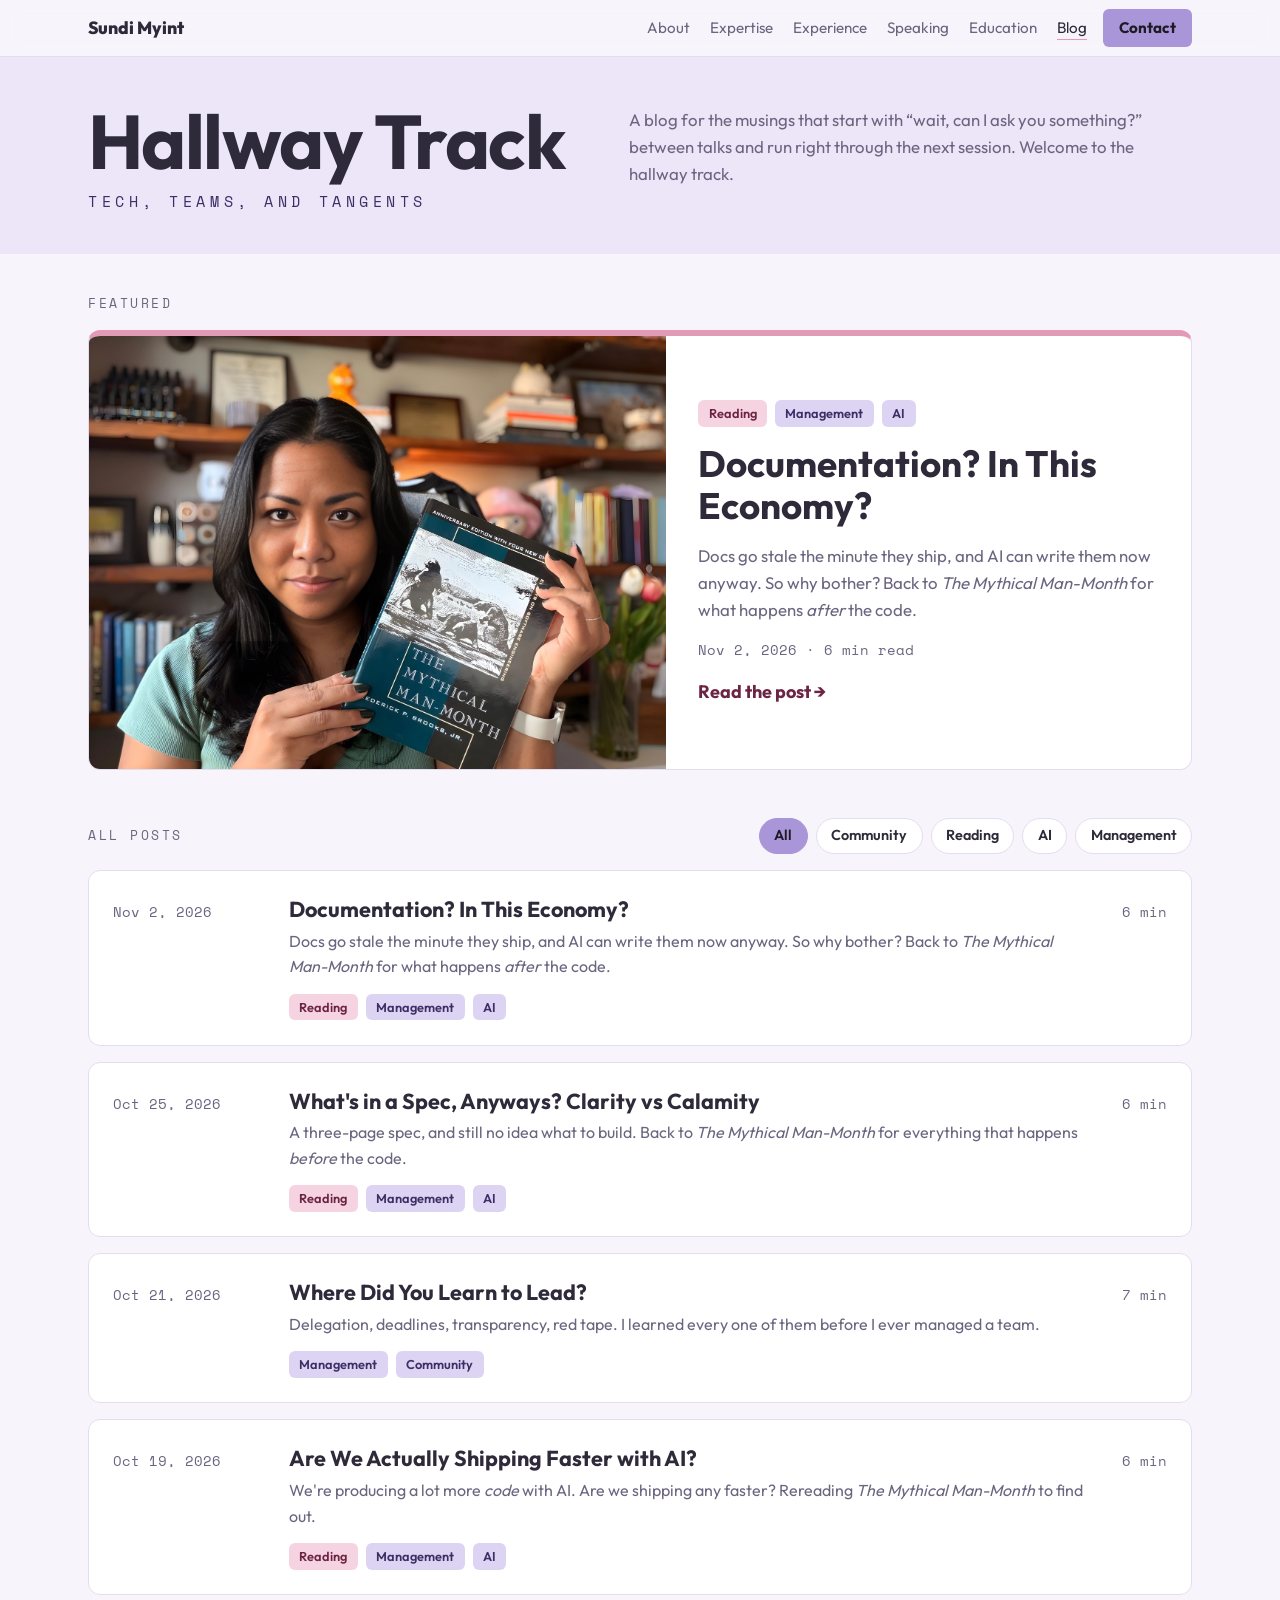
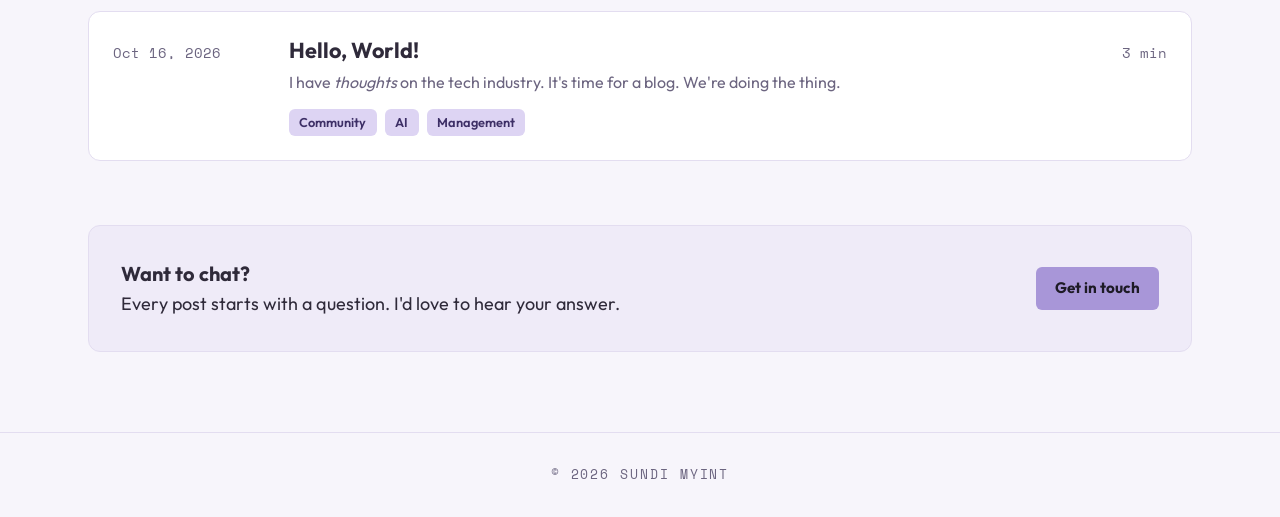
<file: blog/index.html>
<!DOCTYPE html>
<html lang="en">
<head>
  <meta charset="utf-8">
  <meta name="viewport" content="width=device-width, initial-scale=1">
  <meta name="color-scheme" content="light dark">
  <title>Hallway Track | Sundi Myint</title>
  <link rel="canonical" href="https://sundimyint.com/blog/">
  <meta name="description" content="Tech, teams, and tangents. A blog by Sundi Myint for the musings that start between conference talks.">

  <!-- Link previews: reuses the main site's share card for now -->
  <meta property="og:type" content="website">
  <meta property="og:site_name" content="Sundi Myint">
  <meta property="og:url" content="https://sundimyint.com/blog/">
  <meta property="og:title" content="Hallway Track | Sundi Myint">
  <meta property="og:description" content="Tech, teams, and tangents. A blog by Sundi Myint for the musings that start between conference talks.">
  <meta property="og:image" content="https://sundimyint.com/images/share.jpg?v=2">
  <meta property="og:image:width" content="1200">
  <meta property="og:image:height" content="630">
  <meta property="og:image:alt" content="Sundi Myint, Engineering Manager">
  <meta name="twitter:card" content="summary_large_image">
  <link rel="icon" href="/favicon.ico" sizes="16x16 32x32 48x48">
  <link rel="preconnect" href="https://fonts.googleapis.com">
  <link rel="preconnect" href="https://fonts.gstatic.com" crossorigin>
  <link href="https://fonts.googleapis.com/css2?family=Outfit:wght@300;400;500;600;700;800&family=Space+Mono:wght@400;700&display=swap" rel="stylesheet">
  <link rel="stylesheet" href="blog.css">
</head>
<body>

  <nav class="site-nav" aria-label="Site">
    <div class="wrap">
      <a class="nav-home" href="/">Sundi Myint</a>
      <div class="nav-links">
        <a href="/#about">About</a>
        <a href="/#expertise">Expertise</a>
        <a href="/#experience">Experience</a>
        <a href="/#speaking">Speaking</a>
        <a href="/#education">Education</a>
        <a href="/blog/" aria-current="page">Blog</a>
      </div>
      <a class="nav-contact" href="/#contact" data-goatcounter-click="blog-nav-contact">Contact</a>
    </div>
  </nav>

  <header class="blog-hero">
    <div class="wrap">
      <div>
        <h1 class="rise rise-1">Hallway Track</h1>
        <p class="title mono rise rise-2">Tech, teams, and tangents</p>
      </div>
      <p class="intro rise rise-2">A blog for the musings that start with &ldquo;wait, can I ask you something?&rdquo; between talks and run right through the next session. Welcome to the hallway track.</p>
    </div>
  </header>

  <main class="posts">
    <div class="wrap">
      <p class="section-label mono">Featured</p>
      <a class="featured" href="documentation-in-this-economy.html" data-goatcounter-click="blog-featured">
        <img src="../images/blog/mythical-man-month.jpg" alt="" style="object-position: 50% 55%">
        <div class="featured-body">
          <ul class="tags"><li><span class="tag rose">Reading</span></li><li><span class="tag lav">Management</span></li><li><span class="tag lav">AI</span></li></ul>
          <h2>Documentation? In This Economy?</h2>
          <p class="excerpt">Docs go stale the minute they ship, and AI can write them now anyway. So why bother? Back to <em>The Mythical Man-Month</em> for what happens <em>after</em> the code.</p>
          <p class="meta mono">Nov 2, 2026 · 6 min read</p>
          <span class="read-more">Read the post →</span>
        </div>
      </a>

      <div class="list-head">
        <p class="section-label mono">All posts</p>
        <div class="filters" role="group" aria-label="Filter posts by topic">
          <button type="button" aria-pressed="true" data-filter="all">All</button>
          <button type="button" aria-pressed="false" data-filter="community">Community</button>
          <button type="button" aria-pressed="false" data-filter="reading">Reading</button>
          <button type="button" aria-pressed="false" data-filter="ai">AI</button>
          <button type="button" aria-pressed="false" data-filter="management">Management</button>
        </div>
      </div>
      <ul class="post-list">
        <li class="post-row" data-tags="reading management ai">
          <a href="documentation-in-this-economy.html">
            <span class="date mono">Nov 2, 2026</span>
            <div>
              <h3>Documentation? In This Economy?</h3>
              <p class="excerpt">Docs go stale the minute they ship, and AI can write them now anyway. So why bother? Back to <em>The Mythical Man-Month</em> for what happens <em>after</em> the code.</p>
              <ul class="tags"><li><span class="tag rose">Reading</span></li><li><span class="tag lav">Management</span></li><li><span class="tag lav">AI</span></li></ul>
            </div>
            <span class="time mono">6 min</span>
          </a>
        </li>
        <li class="post-row" data-tags="reading management ai">
          <a href="whats-in-a-spec.html">
            <span class="date mono">Oct 25, 2026</span>
            <div>
              <h3>What's in a Spec, Anyways? Clarity vs Calamity</h3>
              <p class="excerpt">A three-page spec, and still no idea what to build. Back to <em>The Mythical Man-Month</em> for everything that happens <em>before</em> the code.</p>
              <ul class="tags"><li><span class="tag rose">Reading</span></li><li><span class="tag lav">Management</span></li><li><span class="tag lav">AI</span></li></ul>
            </div>
            <span class="time mono">6 min</span>
          </a>
        </li>
        <li class="post-row" data-tags="management community">
          <a href="where-did-you-learn-to-lead.html">
            <span class="date mono">Oct 21, 2026</span>
            <div>
              <h3>Where Did You Learn to Lead?</h3>
              <p class="excerpt">Delegation, deadlines, transparency, red tape. I learned every one of them before I ever managed a team.</p>
              <ul class="tags"><li><span class="tag lav">Management</span></li><li><span class="tag lav">Community</span></li></ul>
            </div>
            <span class="time mono">7 min</span>
          </a>
        </li>
        <li class="post-row" data-tags="reading management ai">
          <a href="mythical-man-month.html">
            <span class="date mono">Oct 19, 2026</span>
            <div>
              <h3>Are We Actually Shipping Faster with AI?</h3>
              <p class="excerpt">We're producing a lot more <em>code</em> with AI. Are we shipping any faster? Rereading <em>The Mythical Man-Month</em> to find out.</p>
              <ul class="tags"><li><span class="tag rose">Reading</span></li><li><span class="tag lav">Management</span></li><li><span class="tag lav">AI</span></li></ul>
            </div>
            <span class="time mono">6 min</span>
          </a>
        </li>
        <li class="post-row" data-tags="community ai management">
          <a href="hello-world.html">
            <span class="date mono">Oct 16, 2026</span>
            <div>
              <h3>Hello, World!</h3>
              <p class="excerpt">I have <em>thoughts</em> on the tech industry. It's time for a blog. We're doing the thing.</p>
              <ul class="tags"><li><span class="tag lav">Community</span></li><li><span class="tag lav">AI</span></li><li><span class="tag lav">Management</span></li></ul>
            </div>
            <span class="time mono">3 min</span>
          </a>
        </li>
      </ul>

      <div class="subscribe">
        <p><strong>Want to chat?</strong>Every post starts with a question. I'd love to hear your answer.</p>
        <a class="btn" href="/#contact" data-ask data-goatcounter-click="blog-get-in-touch">Get in touch</a>
      </div>
    </div>
  </main>

  <footer class="mono">
    <div class="wrap">© 2026 Sundi Myint</div>
  </footer>

  <script>
    // Topic filter: show only posts tagged with the selected topic
    const filterButtons = document.querySelectorAll('.filters button');
    filterButtons.forEach(button => {
      button.addEventListener('click', () => {
        const topic = button.dataset.filter;
        if (button.getAttribute('aria-pressed') === 'true') return;
        filterButtons.forEach(b => b.setAttribute('aria-pressed', b === button));
        trackEvent('blog-filter-' + topic, button.textContent.trim());
        document.querySelectorAll('.post-row').forEach(row => {
          row.hidden = topic !== 'all' && !row.dataset.tags.split(' ').includes(topic);
        });
      });
    });
  </script>
  <script src="blog.js"></script>
  <!-- GoatCounter visitor stats (cookieless): https://sundikhin.goatcounter.com -->
  <script data-goatcounter="https://sundikhin.goatcounter.com/count" async src="https://gc.zgo.at/count.js"></script>
</body>
</html>
</file>
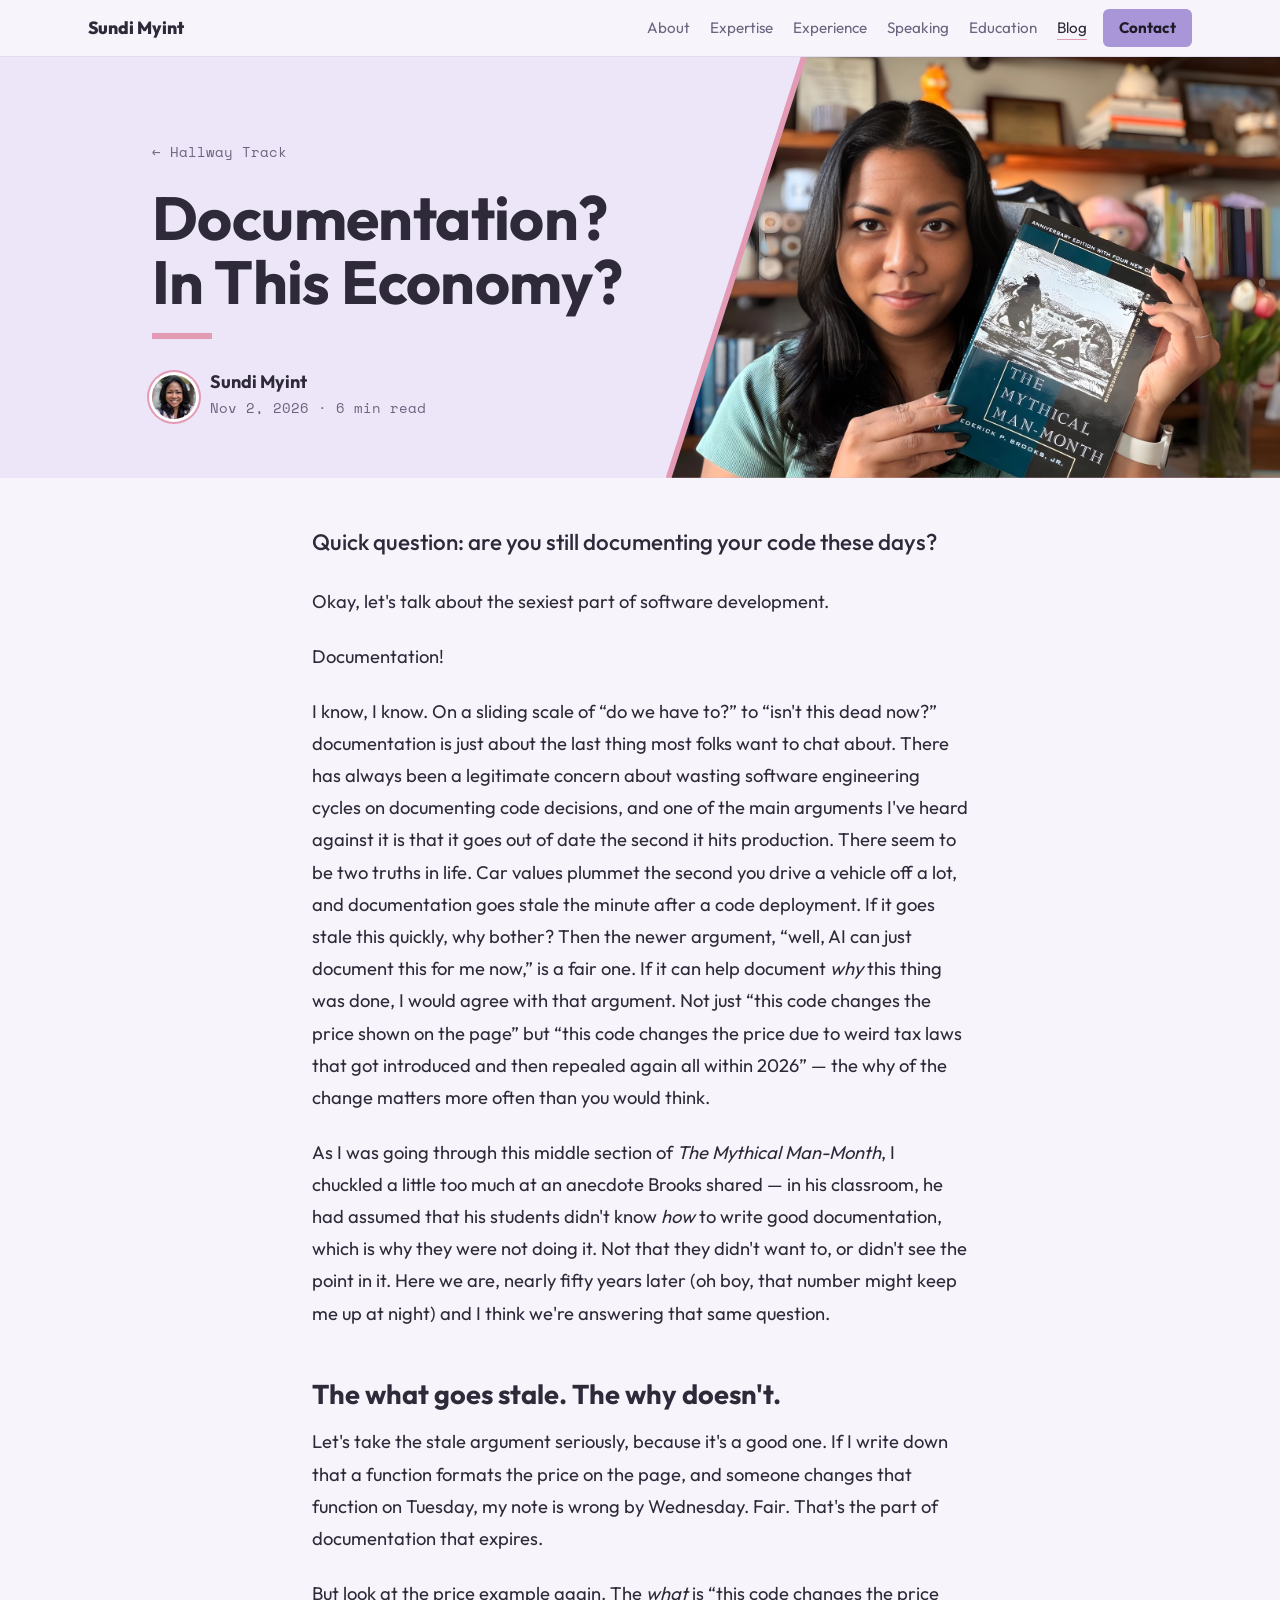
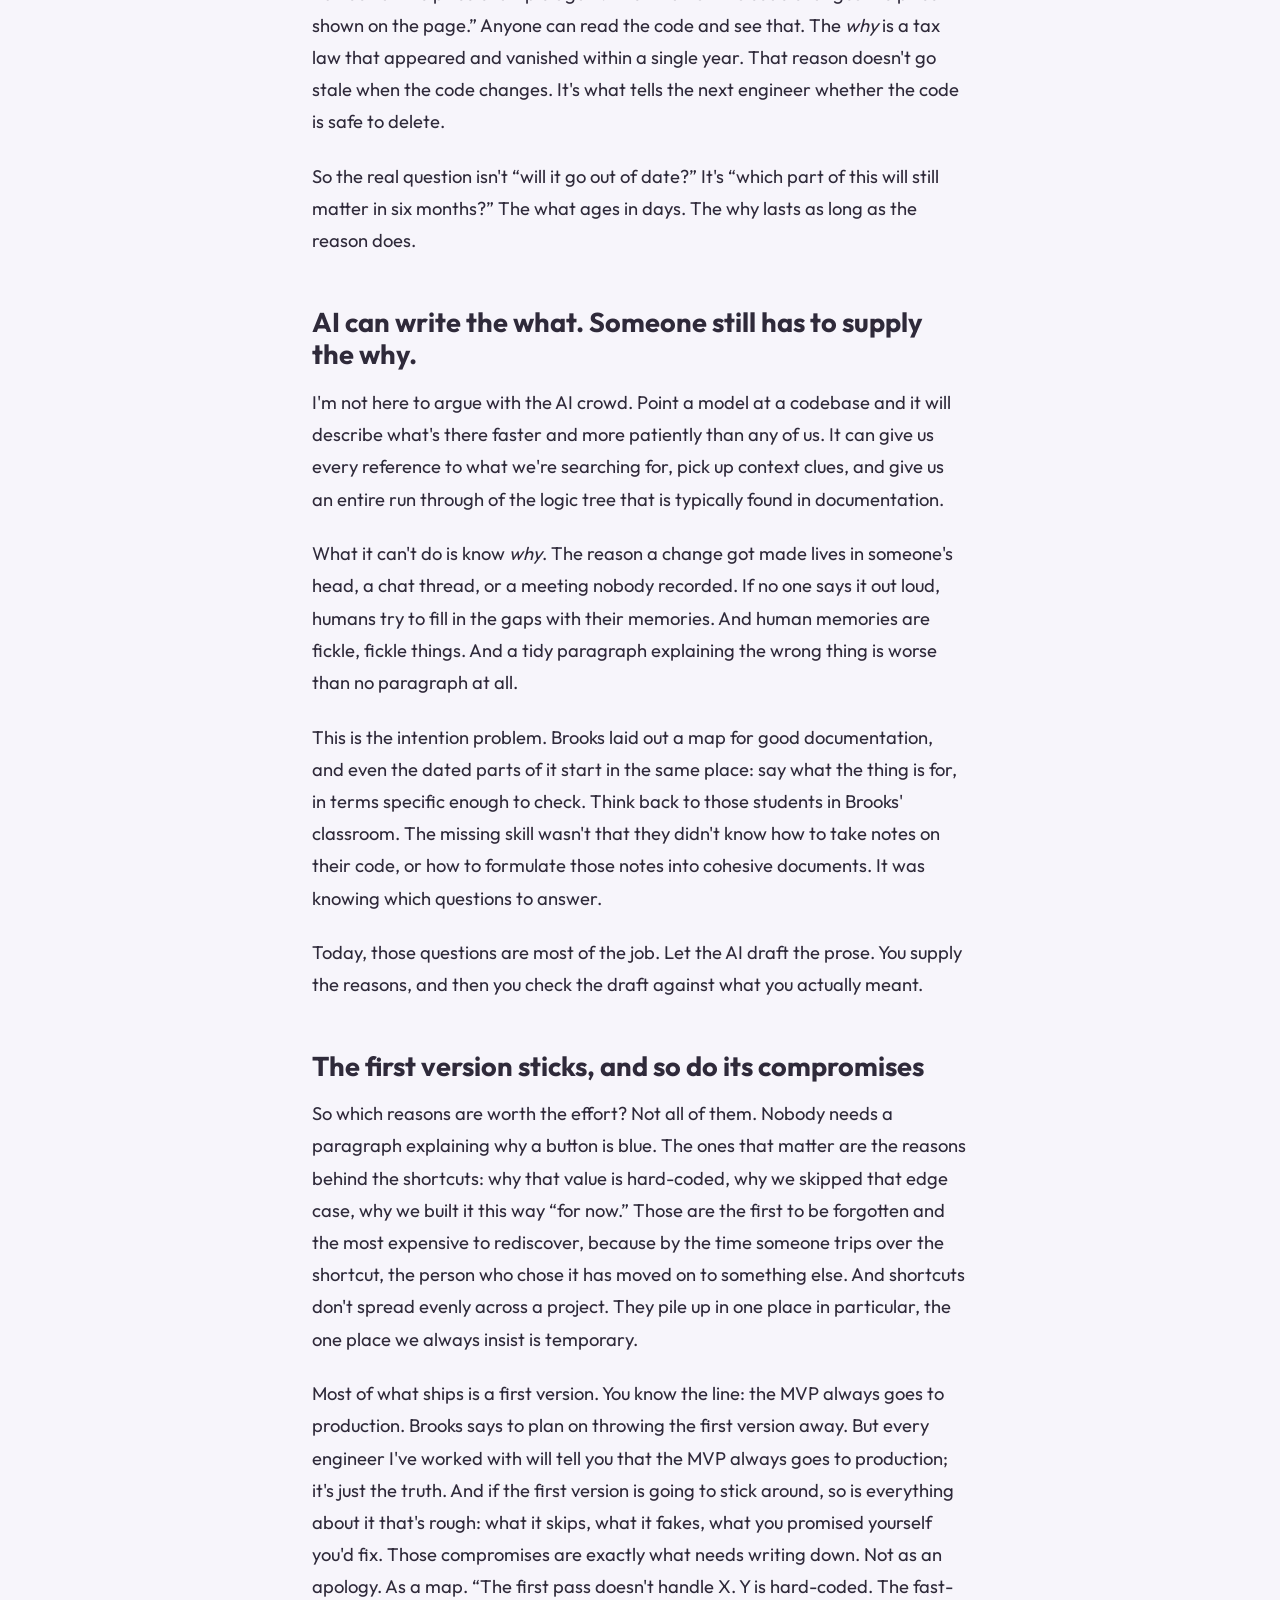
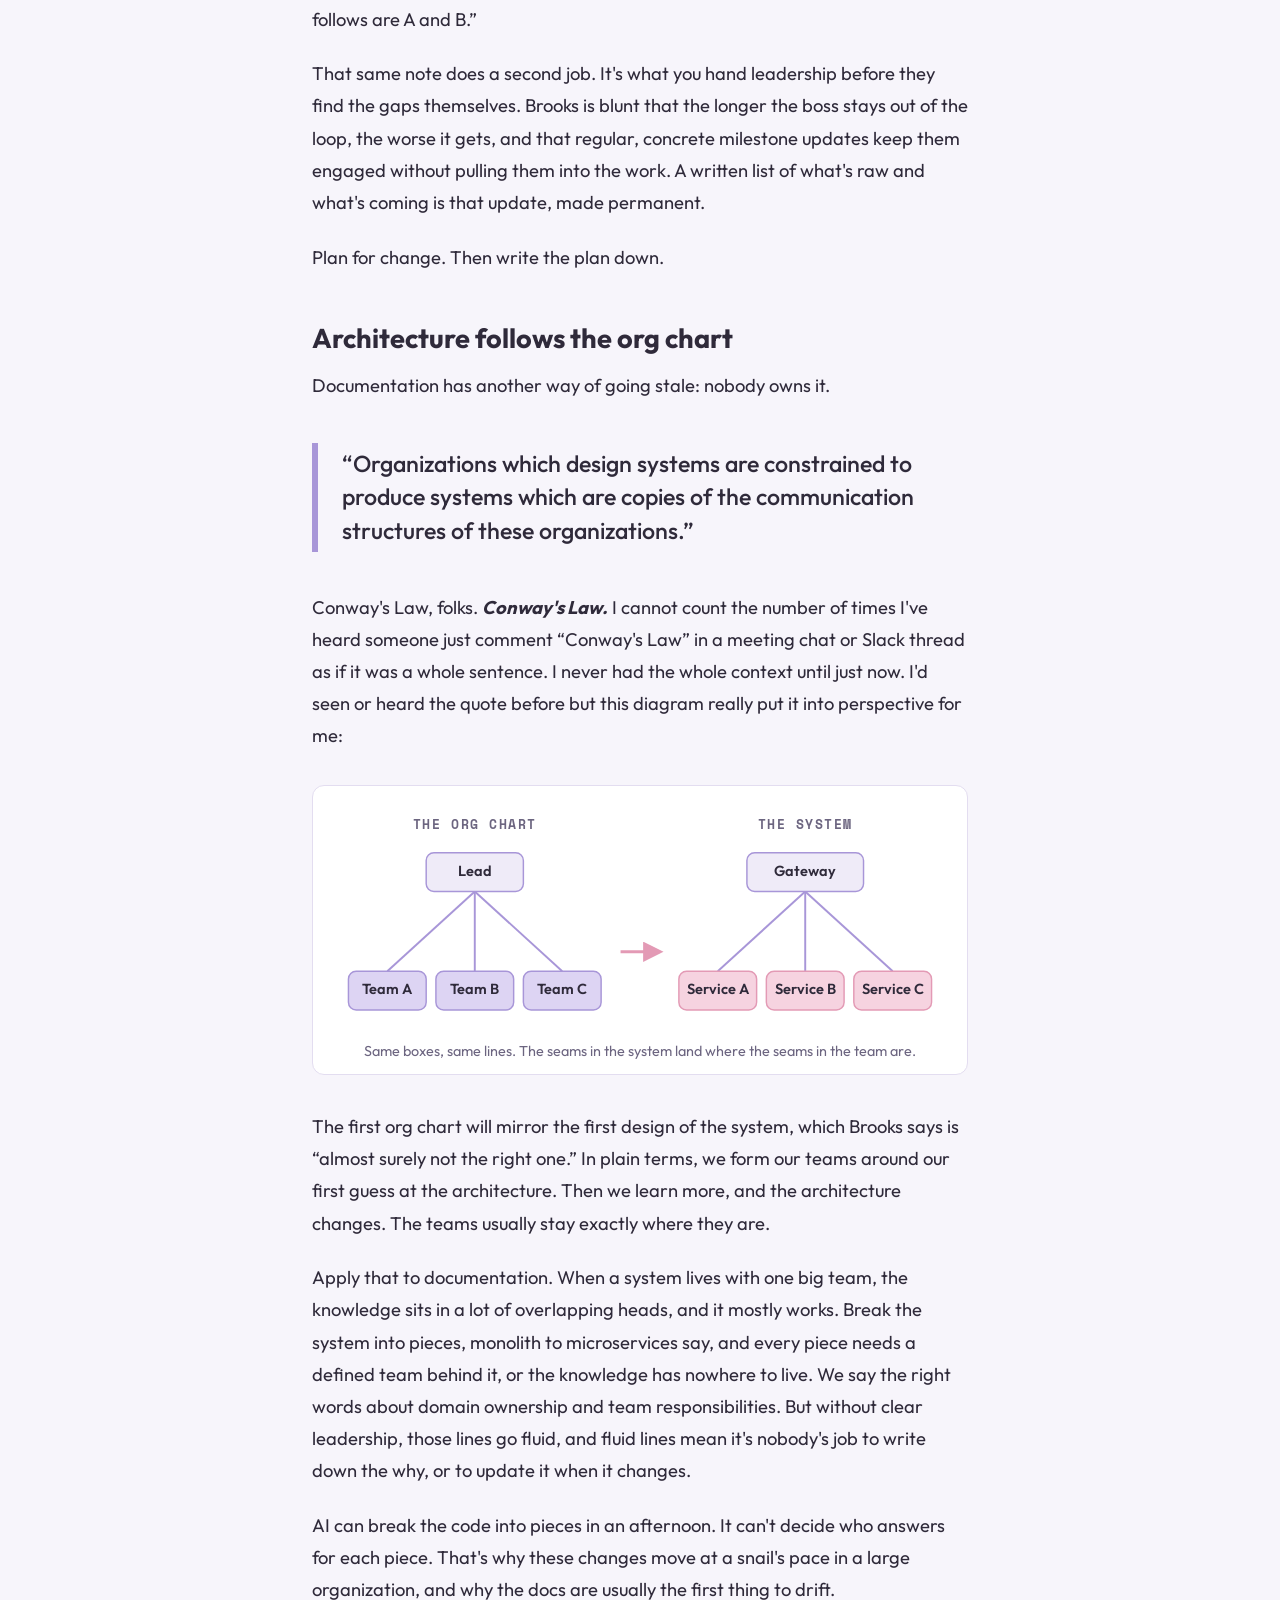
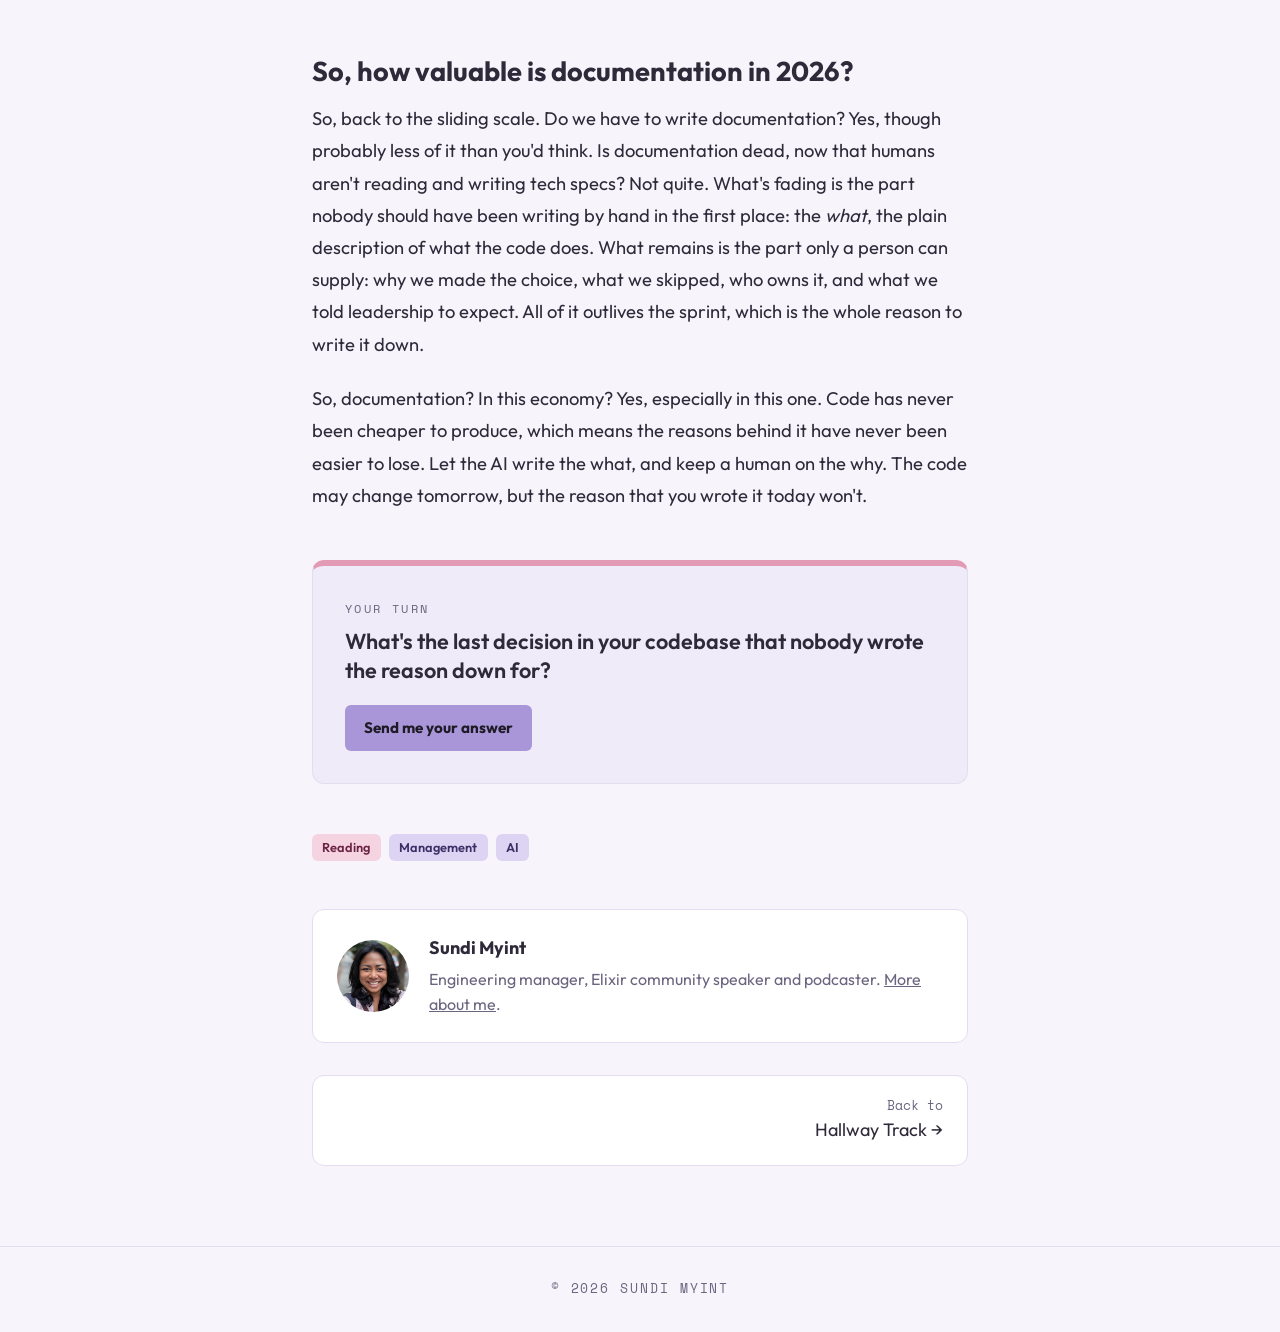
<file: blog/documentation-in-this-economy.html>
<!DOCTYPE html>
<html lang="en">
<head>
  <meta charset="utf-8">
  <meta name="viewport" content="width=device-width, initial-scale=1">
  <meta name="color-scheme" content="light dark">
  <meta name="post-title" content="Documentation? In This Economy?">
  <title>Documentation? In This Economy? | Hallway Track</title>
  <link rel="canonical" href="https://sundimyint.com/blog/documentation-in-this-economy.html">
  <meta name="description" content="Docs go stale the minute they ship, and AI can write them now anyway. So why bother? Back to The Mythical Man-Month for what happens after the code.">

  <!-- Link previews: reuses the main site's share card for now -->
  <meta property="og:type" content="article">
  <meta property="og:site_name" content="Sundi Myint">
  <meta property="og:url" content="https://sundimyint.com/blog/documentation-in-this-economy.html">
  <meta property="og:title" content="Documentation? In This Economy? | Hallway Track">
  <meta property="og:description" content="Docs go stale the minute they ship, and AI can write them now anyway. So why bother? Back to The Mythical Man-Month for what happens after the code.">
  <meta property="og:image" content="https://sundimyint.com/images/share.jpg?v=2">
  <meta property="og:image:width" content="1200">
  <meta property="og:image:height" content="630">
  <meta property="og:image:alt" content="Sundi Myint, Engineering Manager">
  <meta name="twitter:card" content="summary_large_image">
  <link rel="icon" href="/favicon.ico" sizes="16x16 32x32 48x48">
  <link rel="preconnect" href="https://fonts.googleapis.com">
  <link rel="preconnect" href="https://fonts.gstatic.com" crossorigin>
  <link href="https://fonts.googleapis.com/css2?family=Outfit:wght@300;400;500;600;700;800&family=Space+Mono:wght@400;700&display=swap" rel="stylesheet">
  <link rel="stylesheet" href="blog.css">
</head>
<body>

  <nav class="site-nav" aria-label="Site">
    <div class="wrap">
      <a class="nav-home" href="/">Sundi Myint</a>
      <div class="nav-links">
        <a href="/#about">About</a>
        <a href="/#expertise">Expertise</a>
        <a href="/#experience">Experience</a>
        <a href="/#speaking">Speaking</a>
        <a href="/#education">Education</a>
        <a href="/blog/" aria-current="page">Blog</a>
      </div>
      <a class="nav-contact" href="/#contact" data-goatcounter-click="blog-nav-contact">Contact</a>
    </div>
  </nav>

  <header class="post-header with-photo" style="--cover: url('../images/blog/mythical-man-month.jpg'); --cover-pos: 50% 55%; --cover-pos-mobile: 42% 50%">
    <div class="wrap narrow">
      <a class="back mono" href="./">← Hallway Track</a>
      <h1 class="rise rise-1">Documentation? In This Economy?</h1>
      <div class="byline">
        <img src="../images/sm_profile.jpg" alt="">
        <div>
          <span class="byline-name">Sundi Myint</span>
          <span class="meta mono">Nov 2, 2026 · 6 min read</span>
        </div>
      </div>
    </div>
  </header>

  <article class="wrap narrow prose">
    <p class="opener">Quick question: are you still documenting your code these days?</p>

    <p>Okay, let's talk about the sexiest part of software development.</p>

    <p>Documentation!</p>

    <p>I know, I know. On a sliding scale of &ldquo;do we have to?&rdquo; to &ldquo;isn't this dead now?&rdquo; documentation is just about the last thing most folks want to chat about. There has always been a legitimate concern about wasting software engineering cycles on documenting code decisions, and one of the main arguments I've heard against it is that it goes out of date the second it hits production. There seem to be two truths in life. Car values plummet the second you drive a vehicle off a lot, and documentation goes stale the minute after a code deployment. If it goes stale this quickly, why bother? Then the newer argument, &ldquo;well, AI can just document this for me now,&rdquo; is a fair one. If it can help document <em>why</em> this thing was done, I would agree with that argument. Not just &ldquo;this code changes the price shown on the page&rdquo; but &ldquo;this code changes the price due to weird tax laws that got introduced and then repealed again all within 2026&rdquo; &mdash; the why of the change matters more often than you would think.</p>

    <p>As I was going through this middle section of <em>The Mythical Man-Month</em>, I chuckled a little too much at an anecdote Brooks shared &mdash; in his classroom, he had assumed that his students didn't know <em>how</em> to write good documentation, which is why they were not doing it. Not that they didn't want to, or didn't see the point in it. Here we are, nearly fifty years later (oh boy, that number might keep me up at night) and I think we're answering that same question.</p>

    <h2>The what goes stale. The why doesn't.</h2>

    <p>Let's take the stale argument seriously, because it's a good one. If I write down that a function formats the price on the page, and someone changes that function on Tuesday, my note is wrong by Wednesday. Fair. That's the part of documentation that expires.</p>

    <p>But look at the price example again. The <em>what</em> is &ldquo;this code changes the price shown on the page.&rdquo; Anyone can read the code and see that. The <em>why</em> is a tax law that appeared and vanished within a single year. That reason doesn't go stale when the code changes. It's what tells the next engineer whether the code is safe to delete.</p>

    <p>So the real question isn't &ldquo;will it go out of date?&rdquo; It's &ldquo;which part of this will still matter in six months?&rdquo; The what ages in days. The why lasts as long as the reason does.</p>

    <h2>AI can write the what. Someone still has to supply the why.</h2>

    <p>I'm not here to argue with the AI crowd. Point a model at a codebase and it will describe what's there faster and more patiently than any of us. It can give us every reference to what we're searching for, pick up context clues, and give us an entire run through of the logic tree that is typically found in documentation.</p>

    <p>What it can't do is know <em>why</em>. The reason a change got made lives in someone's head, a chat thread, or a meeting nobody recorded. If no one says it out loud, humans try to fill in the gaps with their memories. And human memories are fickle, fickle things. And a tidy paragraph explaining the wrong thing is worse than no paragraph at all.</p>

    <p>This is the intention problem. Brooks laid out a map for good documentation, and even the dated parts of it start in the same place: say what the thing is for, in terms specific enough to check. Think back to those students in Brooks' classroom. The missing skill wasn't that they didn't know how to take notes on their code, or how to formulate those notes into cohesive documents. It was knowing which questions to answer.</p>

    <p>Today, those questions are most of the job. Let the AI draft the prose. You supply the reasons, and then you check the draft against what you actually meant.</p>

    <h2>The first version sticks, and so do its compromises</h2>

    <p>So which reasons are worth the effort? Not all of them. Nobody needs a paragraph explaining why a button is blue. The ones that matter are the reasons behind the shortcuts: why that value is hard-coded, why we skipped that edge case, why we built it this way &ldquo;for now.&rdquo; Those are the first to be forgotten and the most expensive to rediscover, because by the time someone trips over the shortcut, the person who chose it has moved on to something else. And shortcuts don't spread evenly across a project. They pile up in one place in particular, the one place we always insist is temporary.</p>

    <p>Most of what ships is a first version. You know the line: the MVP always goes to production. Brooks says to plan on throwing the first version away. But every engineer I've worked with will tell you that the MVP always goes to production; it's just the truth. And if the first version is going to stick around, so is everything about it that's rough: what it skips, what it fakes, what you promised yourself you'd fix. Those compromises are exactly what needs writing down. Not as an apology. As a map. &ldquo;The first pass doesn't handle X. Y is hard-coded. The fast-follows are A and B.&rdquo;</p>

    <p>That same note does a second job. It's what you hand leadership before they find the gaps themselves. Brooks is blunt that the longer the boss stays out of the loop, the worse it gets, and that regular, concrete milestone updates keep them engaged without pulling them into the work. A written list of what's raw and what's coming is that update, made permanent.</p>

    <p>Plan for change. Then write the plan down.</p>

    <h2>Architecture follows the org chart</h2>

    <p>Documentation has another way of going stale: nobody owns it.</p>

    <blockquote>&ldquo;Organizations which design systems are constrained to produce systems which are copies of the communication structures of these organizations.&rdquo;</blockquote>

    <p>Conway's Law, folks. <strong><em>Conway's Law.</em></strong> I cannot count the number of times I've heard someone just comment &ldquo;Conway's Law&rdquo; in a meeting chat or Slack thread as if it was a whole sentence. I never had the whole context until just now. I'd seen or heard the quote before but this diagram really put it into perspective for me:</p>

    <figure class="diagram">
      <div class="diagram-scroll">
      <svg viewBox="0 0 640 230" role="img" aria-labelledby="conway-title conway-desc">
        <title id="conway-title">Conway's Law</title>
        <desc id="conway-desc">On the left, an org chart: one lead over three teams, A, B and C. On the right, the system those teams build: three services, A, B and C, wired together exactly the way the teams talk to each other.</desc>
        <text class="d-label" x="150" y="24" text-anchor="middle">The org chart</text>
        <text class="d-label" x="490" y="24" text-anchor="middle">The system</text>

        <line class="d-line" x1="150" y1="88" x2="60" y2="170"/>
        <line class="d-line" x1="150" y1="88" x2="150" y2="170"/>
        <line class="d-line" x1="150" y1="88" x2="240" y2="170"/>
        <rect class="d-box d-lead" x="100" y="48" width="100" height="40" rx="8"/>
        <text class="d-text" x="150" y="68" text-anchor="middle">Lead</text>
        <rect class="d-box" x="20" y="170" width="80" height="40" rx="8"/>
        <text class="d-text" x="60" y="190" text-anchor="middle">Team A</text>
        <rect class="d-box" x="110" y="170" width="80" height="40" rx="8"/>
        <text class="d-text" x="150" y="190" text-anchor="middle">Team B</text>
        <rect class="d-box" x="200" y="170" width="80" height="40" rx="8"/>
        <text class="d-text" x="240" y="190" text-anchor="middle">Team C</text>

        <path class="d-arrow" d="M300 150 H340" marker-end="url(#conway-arrow)"/>
        <defs>
          <marker id="conway-arrow" viewBox="0 0 10 10" refX="8" refY="5" markerWidth="7" markerHeight="7" orient="auto">
            <path class="d-arrowhead" d="M0 0 L10 5 L0 10 z"/>
          </marker>
        </defs>

        <line class="d-line" x1="490" y1="88" x2="400" y2="170"/>
        <line class="d-line" x1="490" y1="88" x2="490" y2="170"/>
        <line class="d-line" x1="490" y1="88" x2="580" y2="170"/>
        <rect class="d-box d-lead" x="430" y="48" width="120" height="40" rx="8"/>
        <text class="d-text" x="490" y="68" text-anchor="middle">Gateway</text>
        <rect class="d-box d-svc" x="360" y="170" width="80" height="40" rx="8"/>
        <text class="d-text" x="400" y="190" text-anchor="middle">Service A</text>
        <rect class="d-box d-svc" x="450" y="170" width="80" height="40" rx="8"/>
        <text class="d-text" x="490" y="190" text-anchor="middle">Service B</text>
        <rect class="d-box d-svc" x="540" y="170" width="80" height="40" rx="8"/>
        <text class="d-text" x="580" y="190" text-anchor="middle">Service C</text>
      </svg>
      </div>
      <figcaption>Same boxes, same lines. The seams in the system land where the seams in the team are.</figcaption>
    </figure>

    <p>The first org chart will mirror the first design of the system, which Brooks says is &ldquo;almost surely not the right one.&rdquo; In plain terms, we form our teams around our first guess at the architecture. Then we learn more, and the architecture changes. The teams usually stay exactly where they are.</p>

    <p>Apply that to documentation. When a system lives with one big team, the knowledge sits in a lot of overlapping heads, and it mostly works. Break the system into pieces, monolith to microservices say, and every piece needs a defined team behind it, or the knowledge has nowhere to live. We say the right words about domain ownership and team responsibilities. But without clear leadership, those lines go fluid, and fluid lines mean it's nobody's job to write down the why, or to update it when it changes.</p>

    <p>AI can break the code into pieces in an afternoon. It can't decide who answers for each piece. That's why these changes move at a snail's pace in a large organization, and why the docs are usually the first thing to drift.</p>

    <h2>So, how valuable is documentation in 2026?</h2>

    <p>So, back to the sliding scale. Do we have to write documentation? Yes, though probably less of it than you'd think. Is documentation dead, now that humans aren't reading and writing tech specs? Not quite. What's fading is the part nobody should have been writing by hand in the first place: the <em>what</em>, the plain description of what the code does. What remains is the part only a person can supply: why we made the choice, what we skipped, who owns it, and what we told leadership to expect. All of it outlives the sprint, which is the whole reason to write it down.</p>

    <p>So, documentation? In this economy? Yes, especially in this one. Code has never been cheaper to produce, which means the reasons behind it have never been easier to lose. Let the AI write the what, and keep a human on the why. The code may change tomorrow, but the reason that you wrote it today won't.</p>

    <div class="your-turn">
      <p class="mono">Your turn</p>
      <p class="your-turn-q">What's the last decision in your codebase that nobody wrote the reason down for?</p>
      <a class="btn" href="/#contact" data-ask data-goatcounter-click="blog-your-turn">Send me your answer</a>
    </div>
  </article>

  <aside class="post-footer">
    <div class="wrap narrow">
      <ul class="tags"><li><span class="tag rose">Reading</span></li><li><span class="tag lav">Management</span></li><li><span class="tag lav">AI</span></li></ul>
      <div class="author-card">
        <img src="../images/sm_profile.jpg" alt="">
        <div>
          <strong>Sundi Myint</strong>
          <p>Engineering manager, Elixir community speaker and podcaster. <a href="/#about">More about me</a>.</p>
        </div>
      </div>
      <nav class="next-prev" aria-label="More posts">
        <a class="next" href="./"><span class="label mono">Back to</span>Hallway Track →</a>
      </nav>
    </div>
  </aside>

  <footer class="mono">
    <div class="wrap">© 2026 Sundi Myint</div>
  </footer>
  <script src="blog.js"></script>
  <!-- GoatCounter visitor stats (cookieless): https://sundikhin.goatcounter.com -->
  <script data-goatcounter="https://sundikhin.goatcounter.com/count" async src="https://gc.zgo.at/count.js"></script>
</body>
</html>
</file>
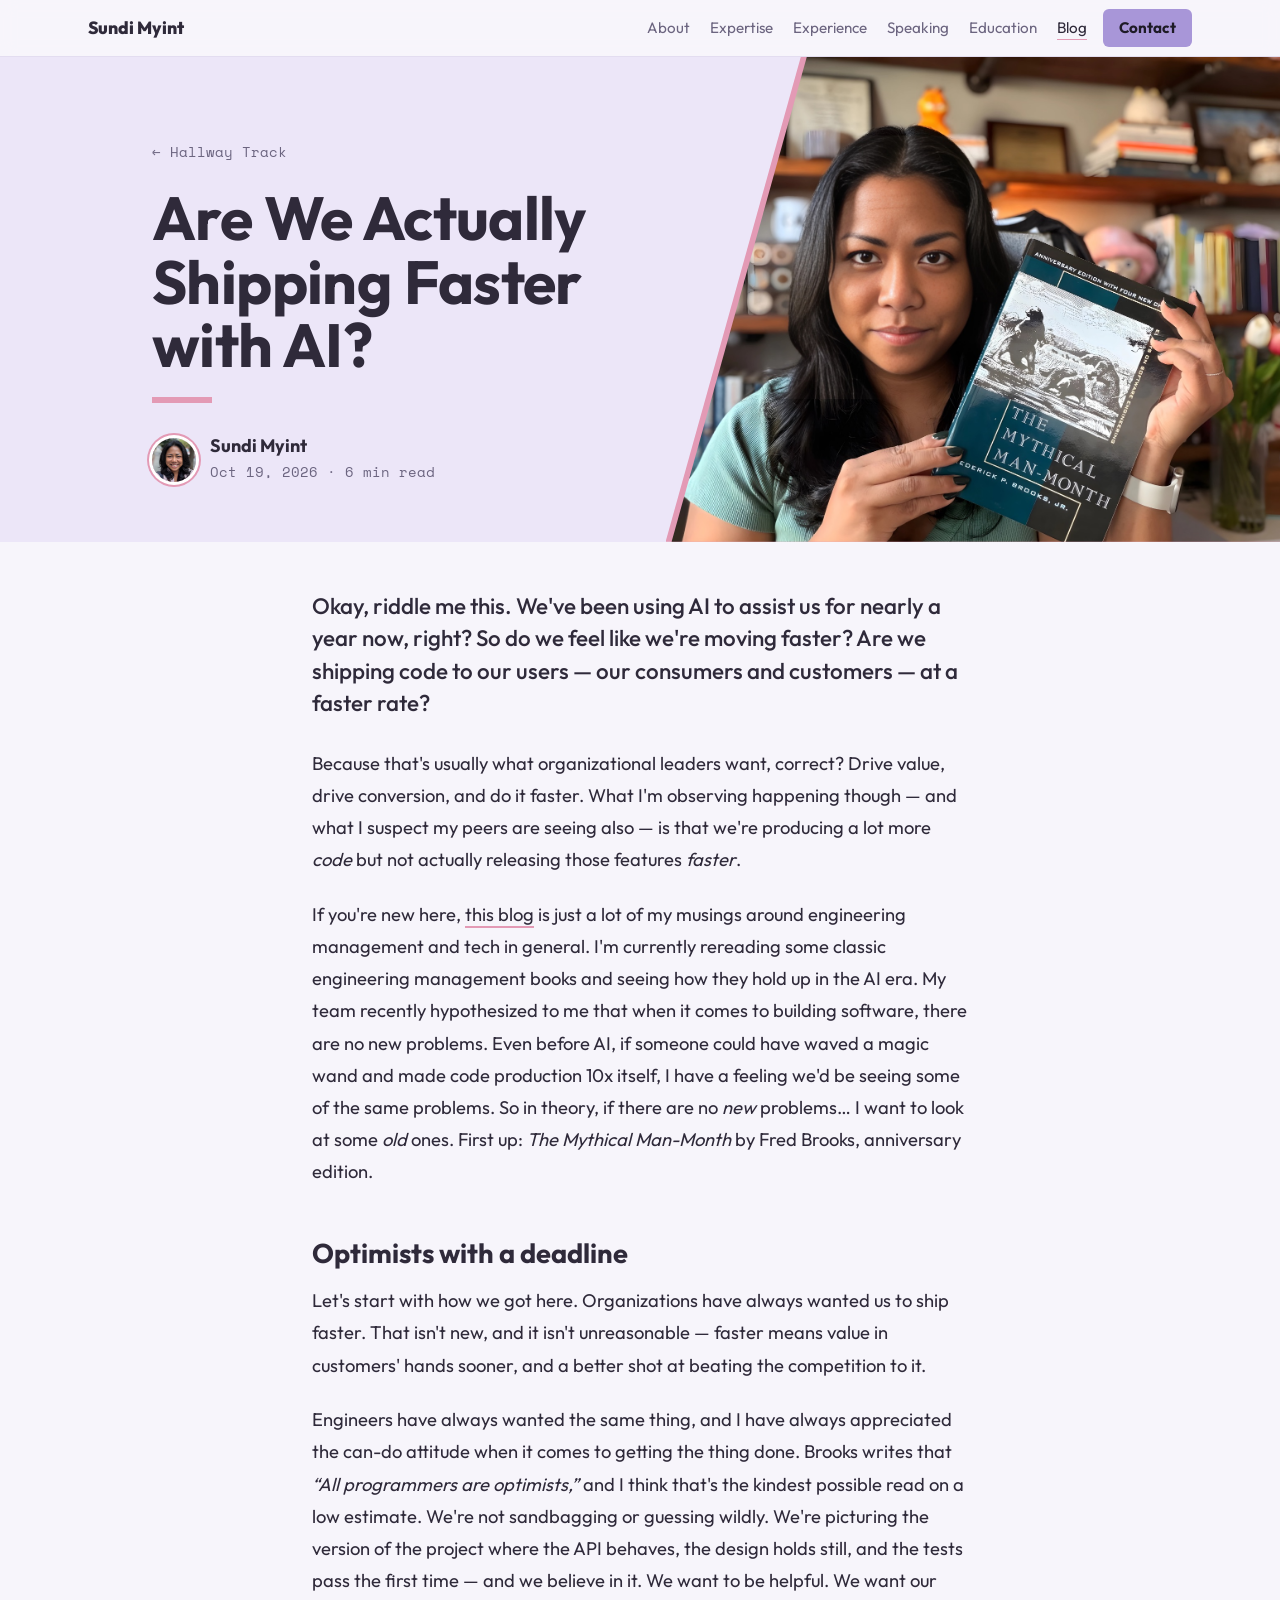
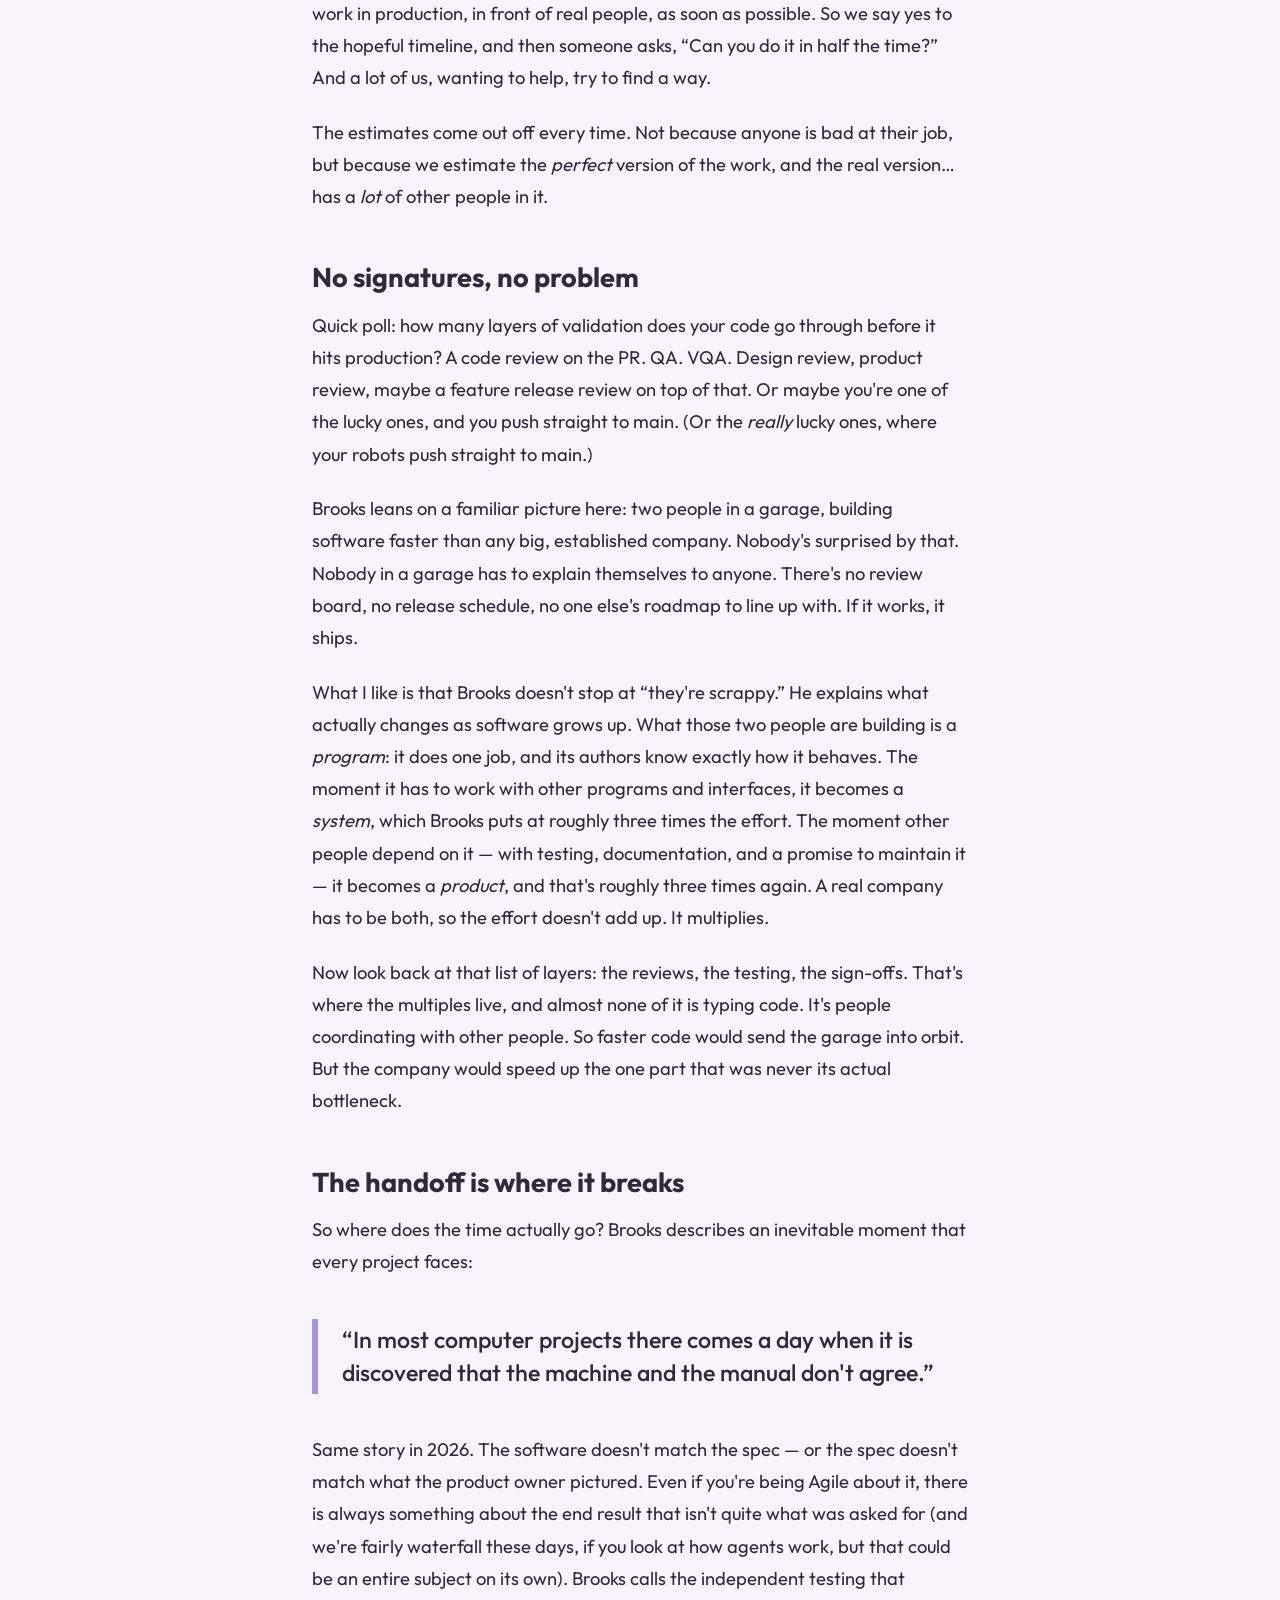
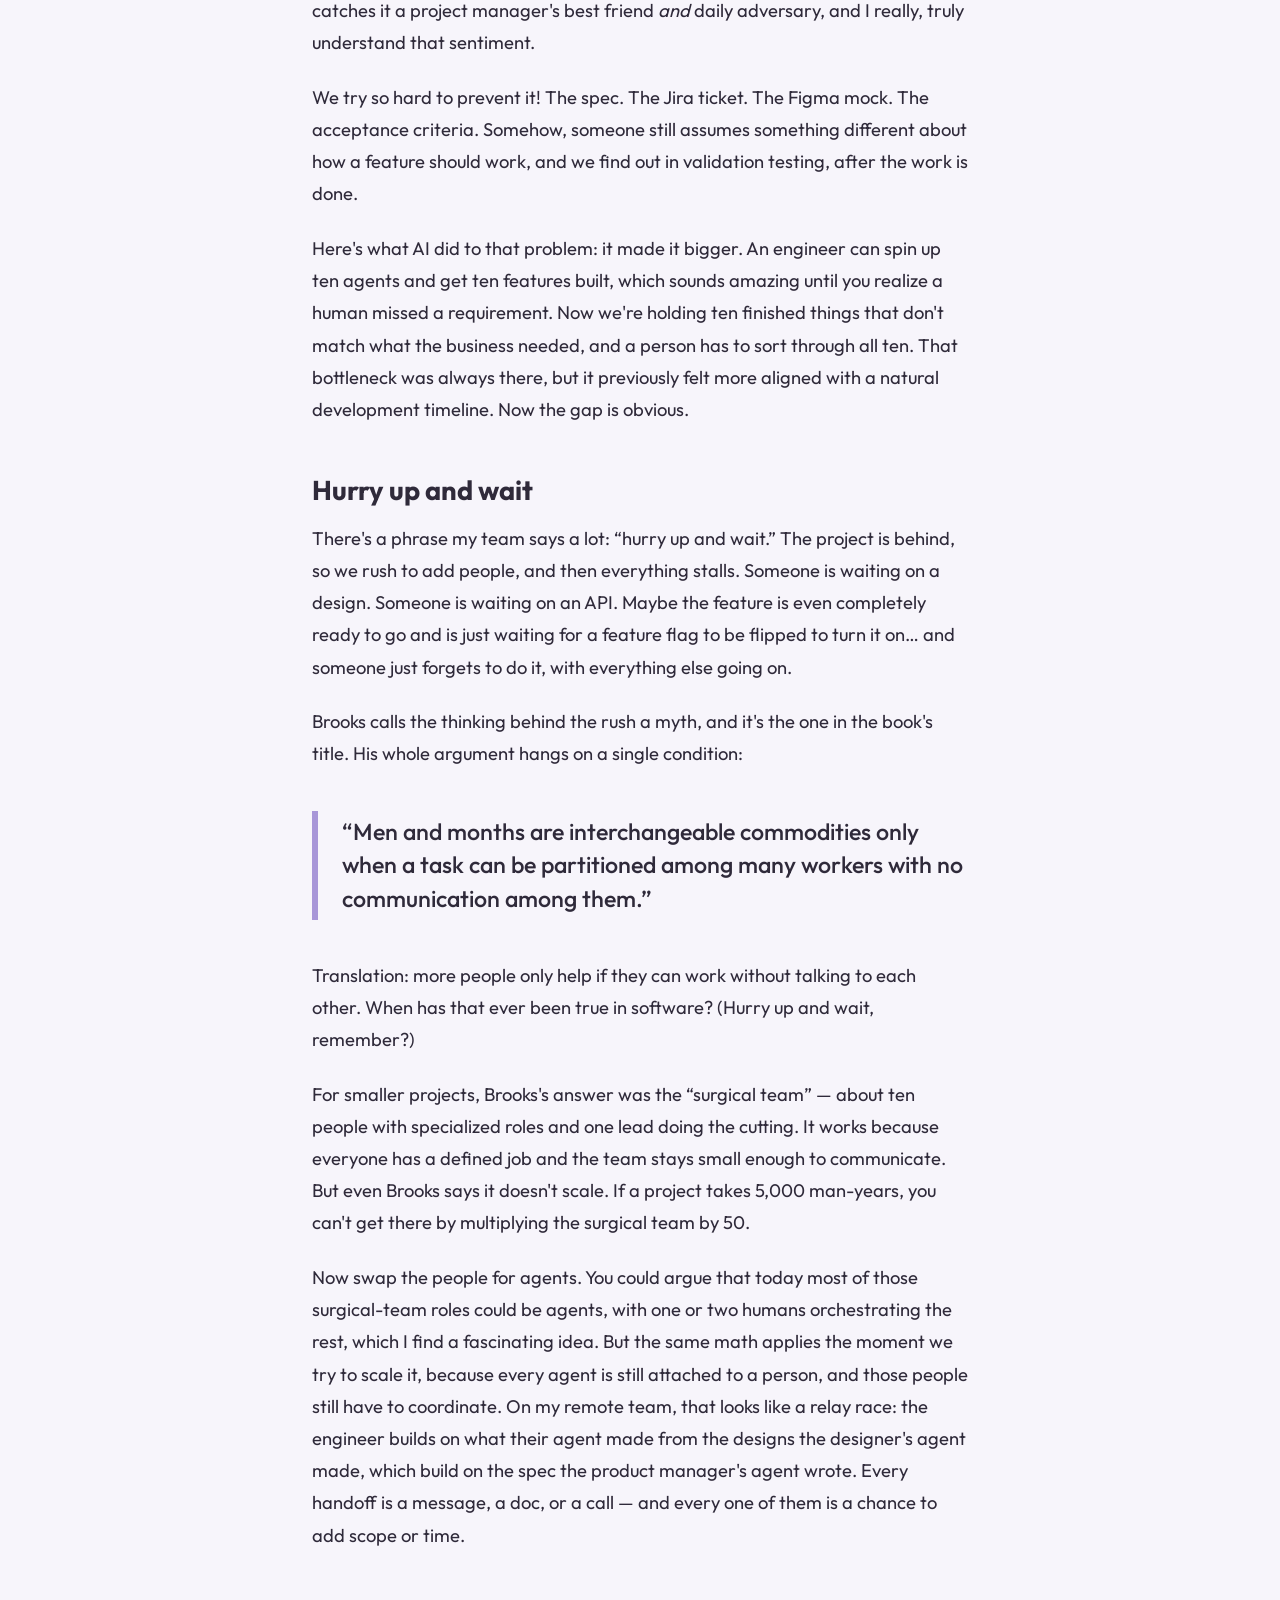
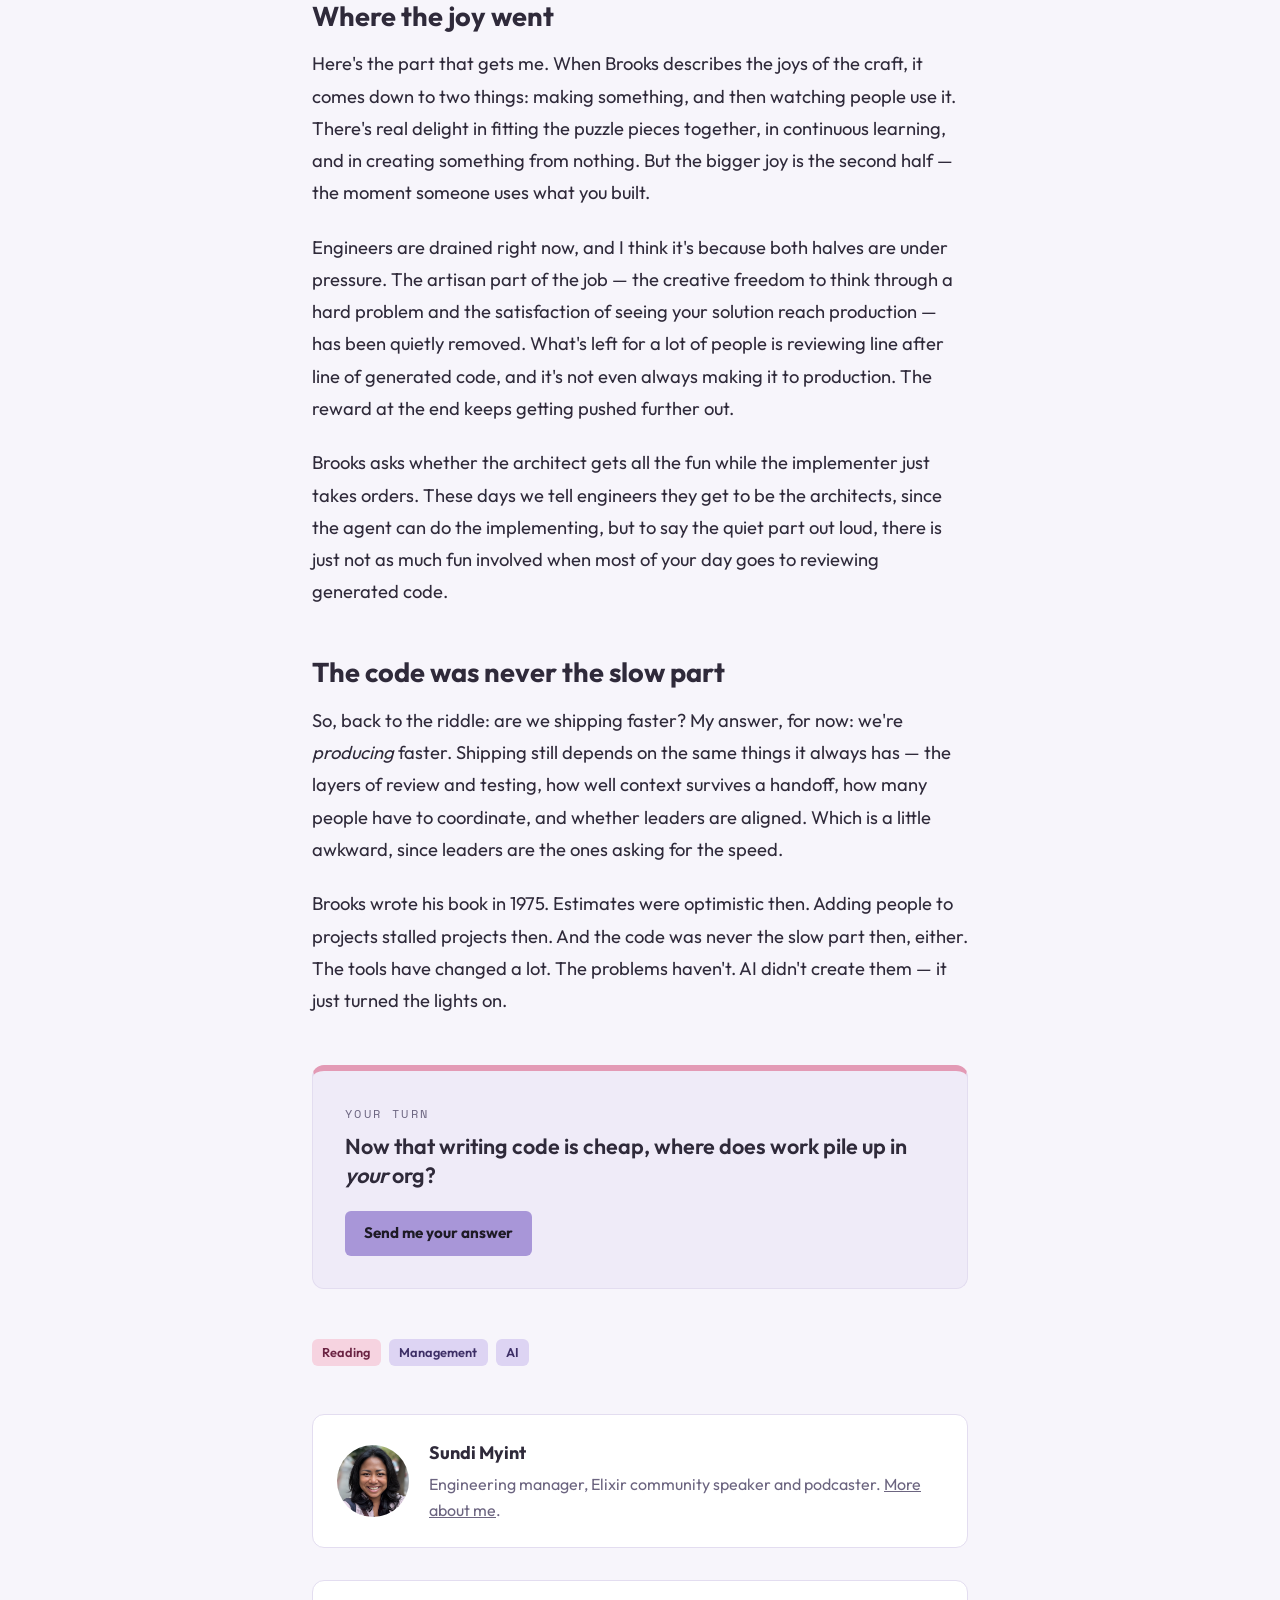
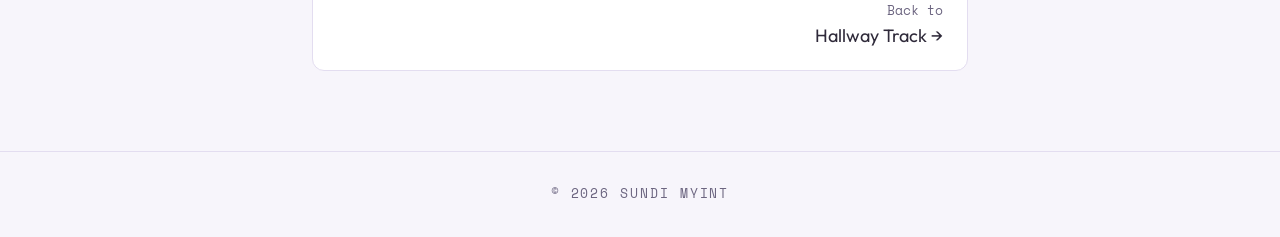
<file: blog/mythical-man-month.html>
<!DOCTYPE html>
<html lang="en">
<head>
  <meta charset="utf-8">
  <meta name="viewport" content="width=device-width, initial-scale=1">
  <meta name="color-scheme" content="light dark">
  <meta name="post-title" content="Are We Actually Shipping Faster with AI?">
  <title>Are We Actually Shipping Faster with AI? | Hallway Track</title>
  <link rel="canonical" href="https://sundimyint.com/blog/mythical-man-month.html">
  <meta name="description" content="We're producing a lot more code with AI. Are we shipping any faster? Rereading The Mythical Man-Month to find out.">

  <!-- Link previews: reuses the main site's share card for now -->
  <meta property="og:type" content="article">
  <meta property="og:site_name" content="Sundi Myint">
  <meta property="og:url" content="https://sundimyint.com/blog/mythical-man-month.html">
  <meta property="og:title" content="Are We Actually Shipping Faster with AI? | Hallway Track">
  <meta property="og:description" content="We're producing a lot more code with AI. Are we shipping any faster? Rereading The Mythical Man-Month to find out.">
  <meta property="og:image" content="https://sundimyint.com/images/share.jpg?v=2">
  <meta property="og:image:width" content="1200">
  <meta property="og:image:height" content="630">
  <meta property="og:image:alt" content="Sundi Myint, Engineering Manager">
  <meta name="twitter:card" content="summary_large_image">
  <link rel="icon" href="/favicon.ico" sizes="16x16 32x32 48x48">
  <link rel="preconnect" href="https://fonts.googleapis.com">
  <link rel="preconnect" href="https://fonts.gstatic.com" crossorigin>
  <link href="https://fonts.googleapis.com/css2?family=Outfit:wght@300;400;500;600;700;800&family=Space+Mono:wght@400;700&display=swap" rel="stylesheet">
  <link rel="stylesheet" href="blog.css">
</head>
<body>

  <nav class="site-nav" aria-label="Site">
    <div class="wrap">
      <a class="nav-home" href="/">Sundi Myint</a>
      <div class="nav-links">
        <a href="/#about">About</a>
        <a href="/#expertise">Expertise</a>
        <a href="/#experience">Experience</a>
        <a href="/#speaking">Speaking</a>
        <a href="/#education">Education</a>
        <a href="/blog/" aria-current="page">Blog</a>
      </div>
      <a class="nav-contact" href="/#contact" data-goatcounter-click="blog-nav-contact">Contact</a>
    </div>
  </nav>

  <header class="post-header with-photo" style="--cover: url('../images/blog/mythical-man-month.jpg'); --cover-pos: 50% 55%; --cover-pos-mobile: 42% 50%">
    <div class="wrap narrow">
      <a class="back mono" href="./">← Hallway Track</a>
      <h1 class="rise rise-1">Are We Actually Shipping Faster with AI?</h1>
      <div class="byline">
        <img src="../images/sm_profile.jpg" alt="">
        <div>
          <span class="byline-name">Sundi Myint</span>
          <span class="meta mono">Oct 19, 2026 · 6 min read</span>
        </div>
      </div>
    </div>
  </header>

  <article class="wrap narrow prose">
    <p class="opener">Okay, riddle me this. We've been using AI to assist us for nearly a year now, right? So do we feel like we're moving faster? Are we shipping code to our users &mdash; our consumers and customers &mdash; at a faster rate?</p>

    <p>Because that's usually what organizational leaders want, correct? Drive value, drive conversion, and do it faster. What I'm observing happening though &mdash; and what I suspect my peers are seeing also &mdash; is that we're producing a lot more <em>code</em> but not actually releasing those features <em>faster</em>.</p>

    <p>If you're new here, <a href="hello-world.html">this blog</a> is just a lot of my musings around engineering management and tech in general. I'm currently rereading some classic engineering management books and seeing how they hold up in the AI era. My team recently hypothesized to me that when it comes to building software, there are no new problems. Even before AI, if someone could have waved a magic wand and made code production 10x itself, I have a feeling we'd be seeing some of the same problems. So in theory, if there are no <em>new</em> problems&hellip; I want to look at some <em>old</em> ones. First up: <em>The Mythical Man-Month</em> by Fred Brooks, anniversary edition.</p>

    <h2>Optimists with a deadline</h2>

    <p>Let's start with how we got here. Organizations have always wanted us to ship faster. That isn't new, and it isn't unreasonable &mdash; faster means value in customers' hands sooner, and a better shot at beating the competition to it.</p>

    <p>Engineers have always wanted the same thing, and I have always appreciated the can-do attitude when it comes to getting the thing done. Brooks writes that <em>&ldquo;All programmers are optimists,&rdquo;</em> and I think that's the kindest possible read on a low estimate. We're not sandbagging or guessing wildly. We're picturing the version of the project where the API behaves, the design holds still, and the tests pass the first time &mdash; and we believe in it. We want to be helpful. We want our work in production, in front of real people, as soon as possible. So we say yes to the hopeful timeline, and then someone asks, &ldquo;Can you do it in half the time?&rdquo; And a lot of us, wanting to help, try to find a way.</p>

    <p>The estimates come out off every time. Not because anyone is bad at their job, but because we estimate the <em>perfect</em> version of the work, and the real version&hellip; has a <em>lot</em> of other people in it.</p>

    <h2>No signatures, no problem</h2>

    <p>Quick poll: how many layers of validation does your code go through before it hits production? A code review on the PR. QA. VQA. Design review, product review, maybe a feature release review on top of that. Or maybe you're one of the lucky ones, and you push straight to main. (Or the <em>really</em> lucky ones, where your robots push straight to main.)</p>

    <p>Brooks leans on a familiar picture here: two people in a garage, building software faster than any big, established company. Nobody's surprised by that. Nobody in a garage has to explain themselves to anyone. There's no review board, no release schedule, no one else's roadmap to line up with. If it works, it ships.</p>

    <p>What I like is that Brooks doesn't stop at &ldquo;they're scrappy.&rdquo; He explains what actually changes as software grows up. What those two people are building is a <em>program</em>: it does one job, and its authors know exactly how it behaves. The moment it has to work with other programs and interfaces, it becomes a <em>system</em>, which Brooks puts at roughly three times the effort. The moment other people depend on it &mdash; with testing, documentation, and a promise to maintain it &mdash; it becomes a <em>product</em>, and that's roughly three times again. A real company has to be both, so the effort doesn't add up. It multiplies.</p>

    <p>Now look back at that list of layers: the reviews, the testing, the sign-offs. That's where the multiples live, and almost none of it is typing code. It's people coordinating with other people. So faster code would send the garage into orbit. But the company would speed up the one part that was never its actual bottleneck.</p>

    <h2>The handoff is where it breaks</h2>

    <p>So where does the time actually go? Brooks describes an inevitable moment that every project faces:</p>

    <blockquote>&ldquo;In most computer projects there comes a day when it is discovered that the machine and the manual don't agree.&rdquo;</blockquote>

    <p>Same story in 2026. The software doesn't match the spec &mdash; or the spec doesn't match what the product owner pictured. Even if you're being Agile about it, there is always something about the end result that isn't quite what was asked for (and we're fairly waterfall these days, if you look at how agents work, but that could be an entire subject on its own). Brooks calls the independent testing that catches it a project manager's best friend <em>and</em> daily adversary, and I really, truly understand that sentiment.</p>

    <p>We try so hard to prevent it! The spec. The Jira ticket. The Figma mock. The acceptance criteria. Somehow, someone still assumes something different about how a feature should work, and we find out in validation testing, after the work is done.</p>

    <p>Here's what AI did to that problem: it made it bigger. An engineer can spin up ten agents and get ten features built, which sounds amazing until you realize a human missed a requirement. Now we're holding ten finished things that don't match what the business needed, and a person has to sort through all ten. That bottleneck was always there, but it previously felt more aligned with a natural development timeline. Now the gap is obvious.</p>

    <h2>Hurry up and wait</h2>

    <p>There's a phrase my team says a lot: &ldquo;hurry up and wait.&rdquo; The project is behind, so we rush to add people, and then everything stalls. Someone is waiting on a design. Someone is waiting on an API. Maybe the feature is even completely ready to go and is just waiting for a feature flag to be flipped to turn it on&hellip; and someone just forgets to do it, with everything else going on.</p>

    <p>Brooks calls the thinking behind the rush a myth, and it's the one in the book's title. His whole argument hangs on a single condition:</p>

    <blockquote>&ldquo;Men and months are interchangeable commodities only when a task can be partitioned among many workers with no communication among them.&rdquo;</blockquote>

    <p>Translation: more people only help if they can work without talking to each other. When has that ever been true in software? (Hurry up and wait, remember?)</p>

    <p>For smaller projects, Brooks's answer was the &ldquo;surgical team&rdquo; &mdash; about ten people with specialized roles and one lead doing the cutting. It works because everyone has a defined job and the team stays small enough to communicate. But even Brooks says it doesn't scale. If a project takes 5,000 man-years, you can't get there by multiplying the surgical team by 50.</p>

    <p>Now swap the people for agents. You could argue that today most of those surgical-team roles could be agents, with one or two humans orchestrating the rest, which I find a fascinating idea. But the same math applies the moment we try to scale it, because every agent is still attached to a person, and those people still have to coordinate. On my remote team, that looks like a relay race: the engineer builds on what their agent made from the designs the designer's agent made, which build on the spec the product manager's agent wrote. Every handoff is a message, a doc, or a call &mdash; and every one of them is a chance to add scope or time.</p>

    <h2>Where the joy went</h2>

    <p>Here's the part that gets me. When Brooks describes the joys of the craft, it comes down to two things: making something, and then watching people use it. There's real delight in fitting the puzzle pieces together, in continuous learning, and in creating something from nothing. But the bigger joy is the second half &mdash; the moment someone uses what you built.</p>

    <p>Engineers are drained right now, and I think it's because both halves are under pressure. The artisan part of the job &mdash; the creative freedom to think through a hard problem and the satisfaction of seeing your solution reach production &mdash; has been quietly removed. What's left for a lot of people is reviewing line after line of generated code, and it's not even always making it to production. The reward at the end keeps getting pushed further out.</p>

    <p>Brooks asks whether the architect gets all the fun while the implementer just takes orders. These days we tell engineers they get to be the architects, since the agent can do the implementing, but to say the quiet part out loud, there is just not as much fun involved when most of your day goes to reviewing generated code.</p>

    <h2>The code was never the slow part</h2>

    <p>So, back to the riddle: are we shipping faster? My answer, for now: we're <em>producing</em> faster. Shipping still depends on the same things it always has &mdash; the layers of review and testing, how well context survives a handoff, how many people have to coordinate, and whether leaders are aligned. Which is a little awkward, since leaders are the ones asking for the speed.</p>

    <p>Brooks wrote his book in 1975. Estimates were optimistic then. Adding people to projects stalled projects then. And the code was never the slow part then, either. The tools have changed a lot. The problems haven't. AI didn't create them &mdash; it just turned the lights on.</p>

    <div class="your-turn">
      <p class="mono">Your turn</p>
      <p class="your-turn-q">Now that writing code is cheap, where does work pile up in <em>your</em> org?</p>
      <a class="btn" href="/#contact" data-ask data-goatcounter-click="blog-your-turn">Send me your answer</a>
    </div>
  </article>

  <aside class="post-footer">
    <div class="wrap narrow">
      <ul class="tags"><li><span class="tag rose">Reading</span></li><li><span class="tag lav">Management</span></li><li><span class="tag lav">AI</span></li></ul>
      <div class="author-card">
        <img src="../images/sm_profile.jpg" alt="">
        <div>
          <strong>Sundi Myint</strong>
          <p>Engineering manager, Elixir community speaker and podcaster. <a href="/#about">More about me</a>.</p>
        </div>
      </div>
      <nav class="next-prev" aria-label="More posts">
        <a class="next" href="./"><span class="label mono">Back to</span>Hallway Track →</a>
      </nav>
    </div>
  </aside>

  <footer class="mono">
    <div class="wrap">© 2026 Sundi Myint</div>
  </footer>
  <script src="blog.js"></script>
  <!-- GoatCounter visitor stats (cookieless): https://sundikhin.goatcounter.com -->
  <script data-goatcounter="https://sundikhin.goatcounter.com/count" async src="https://gc.zgo.at/count.js"></script>
</body>
</html>
</file>
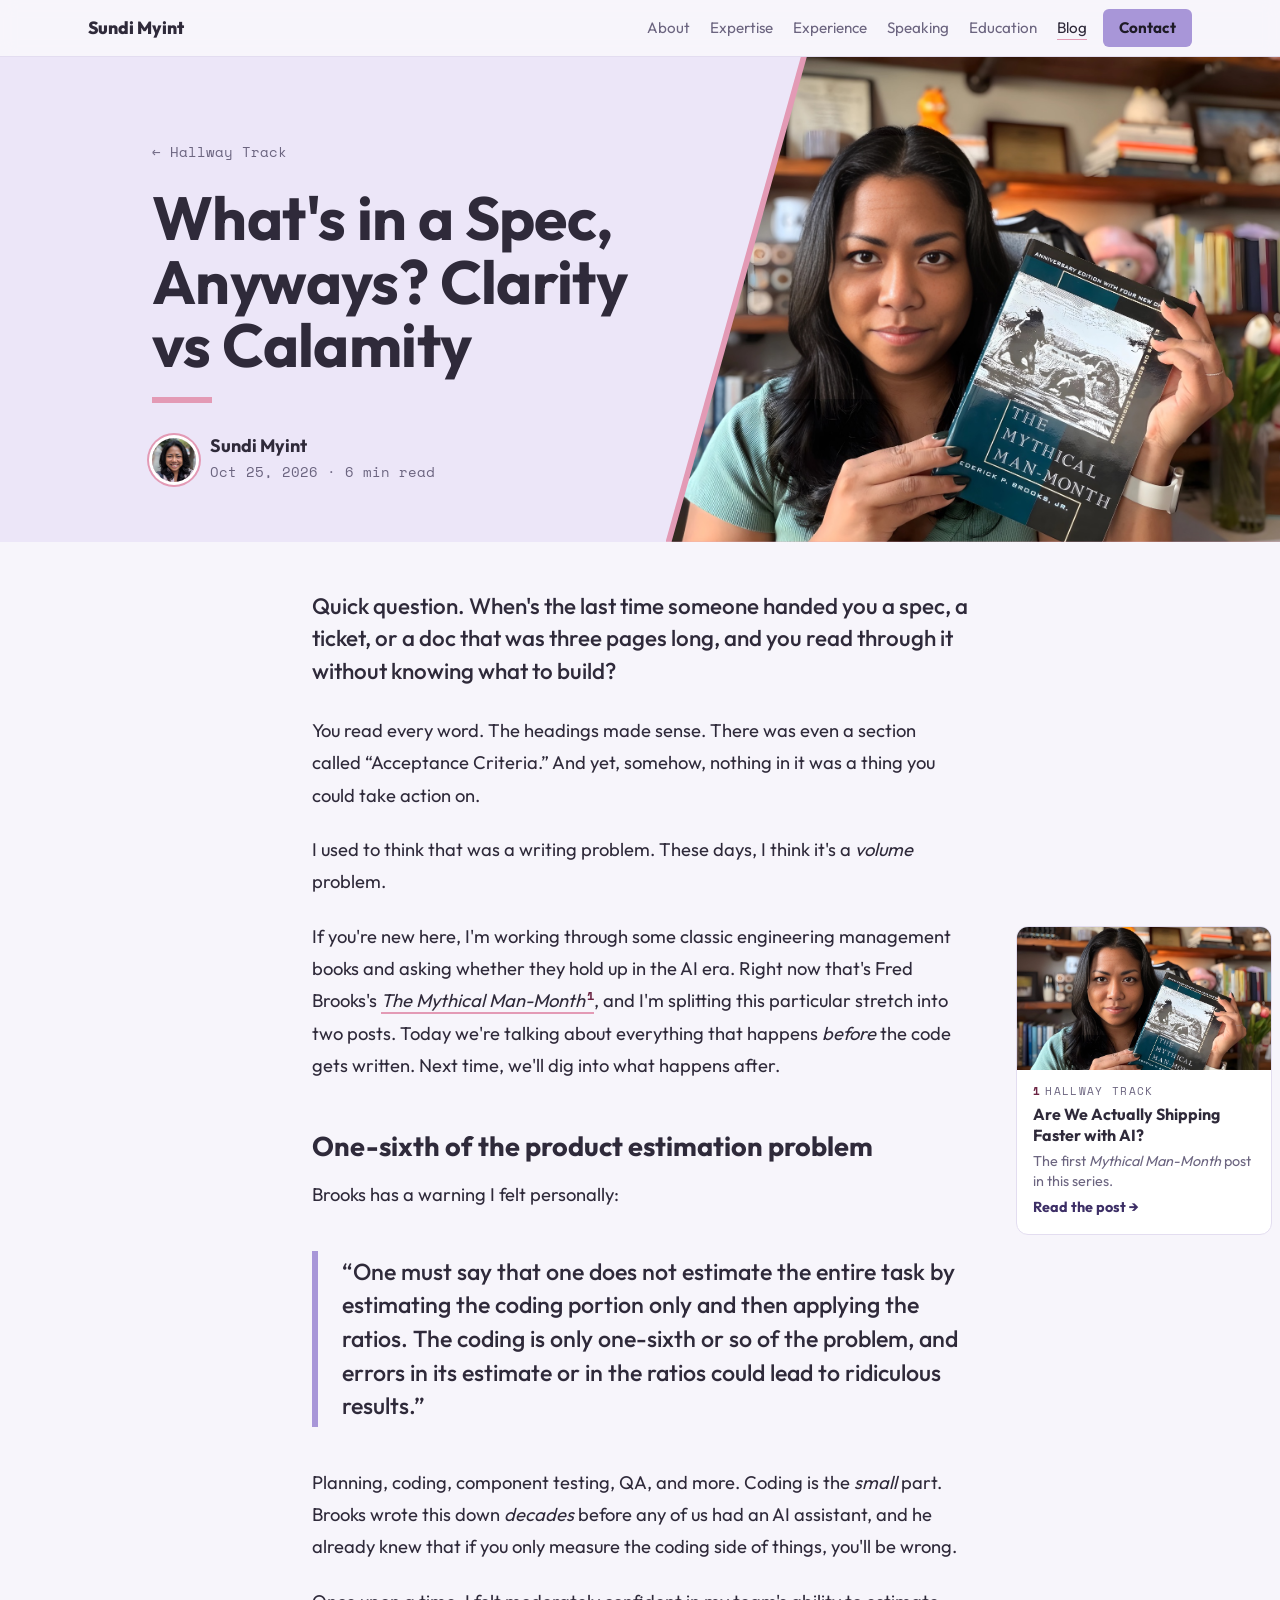
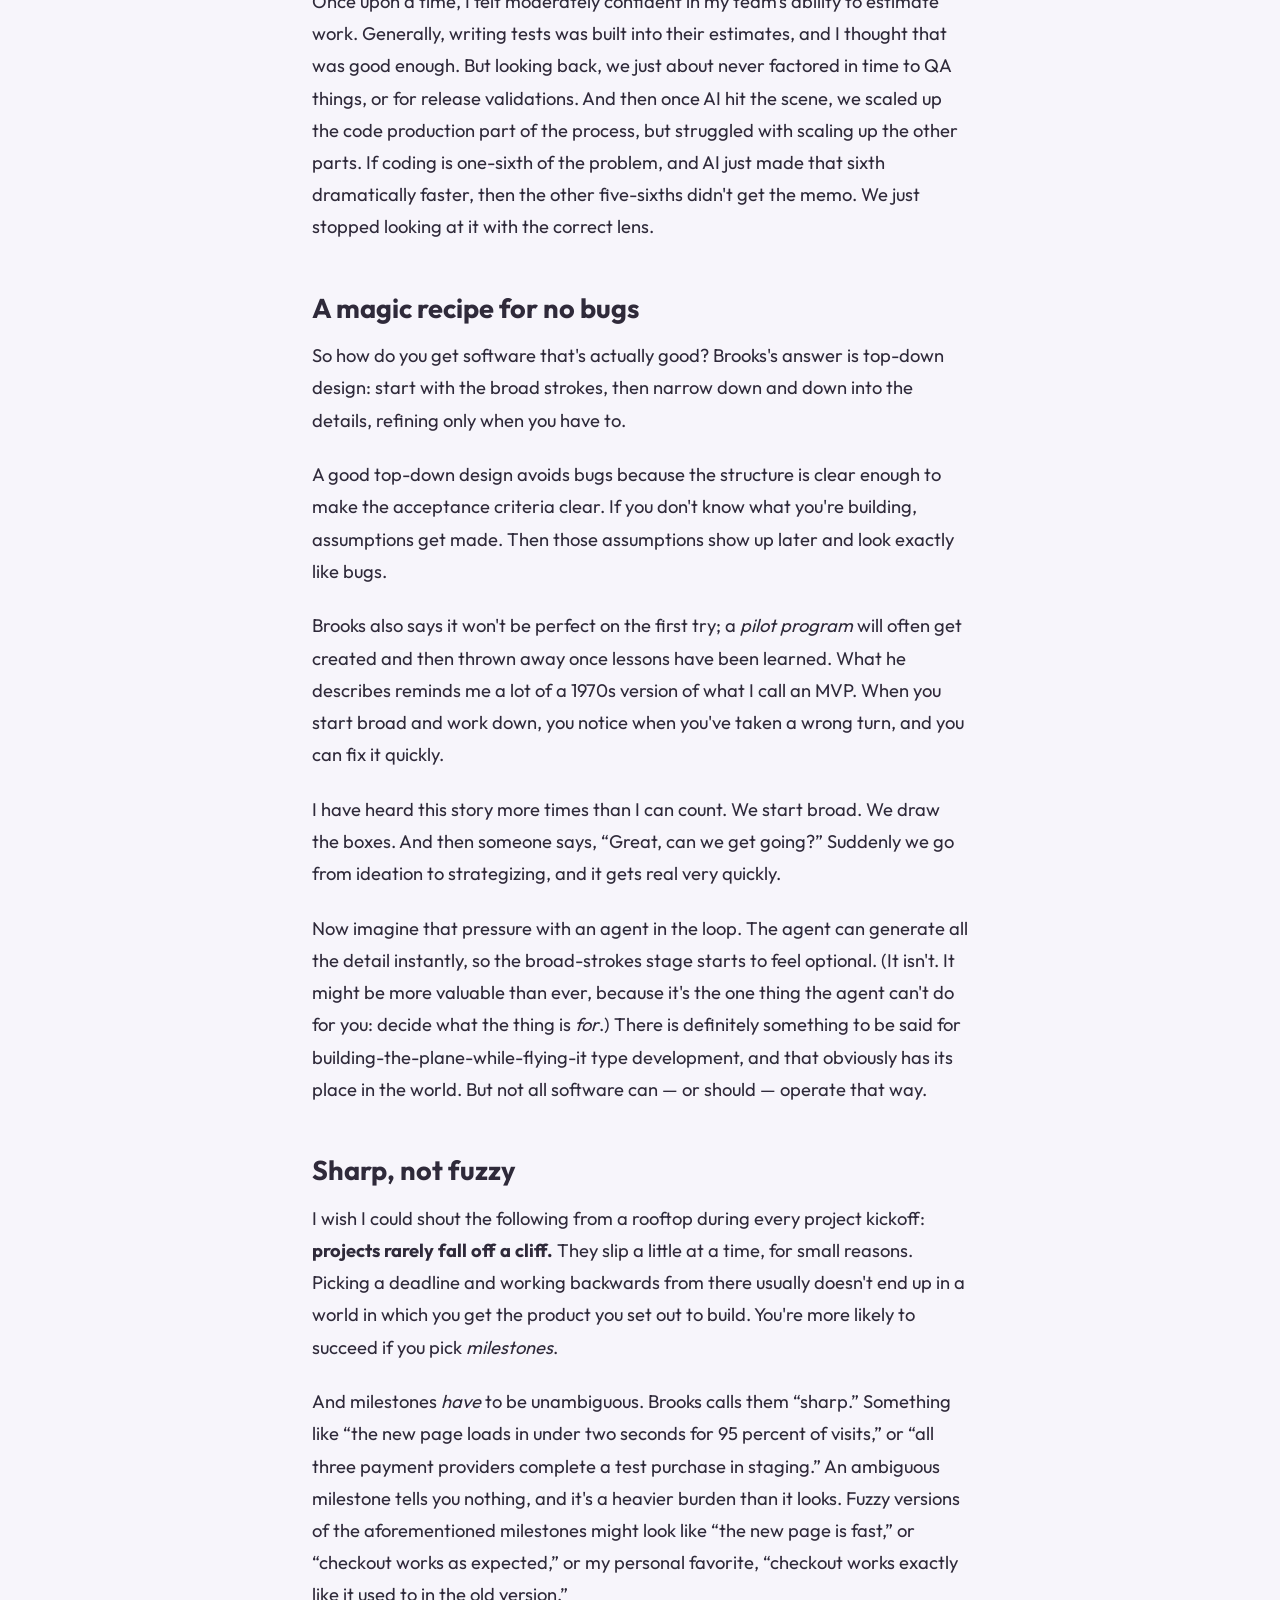
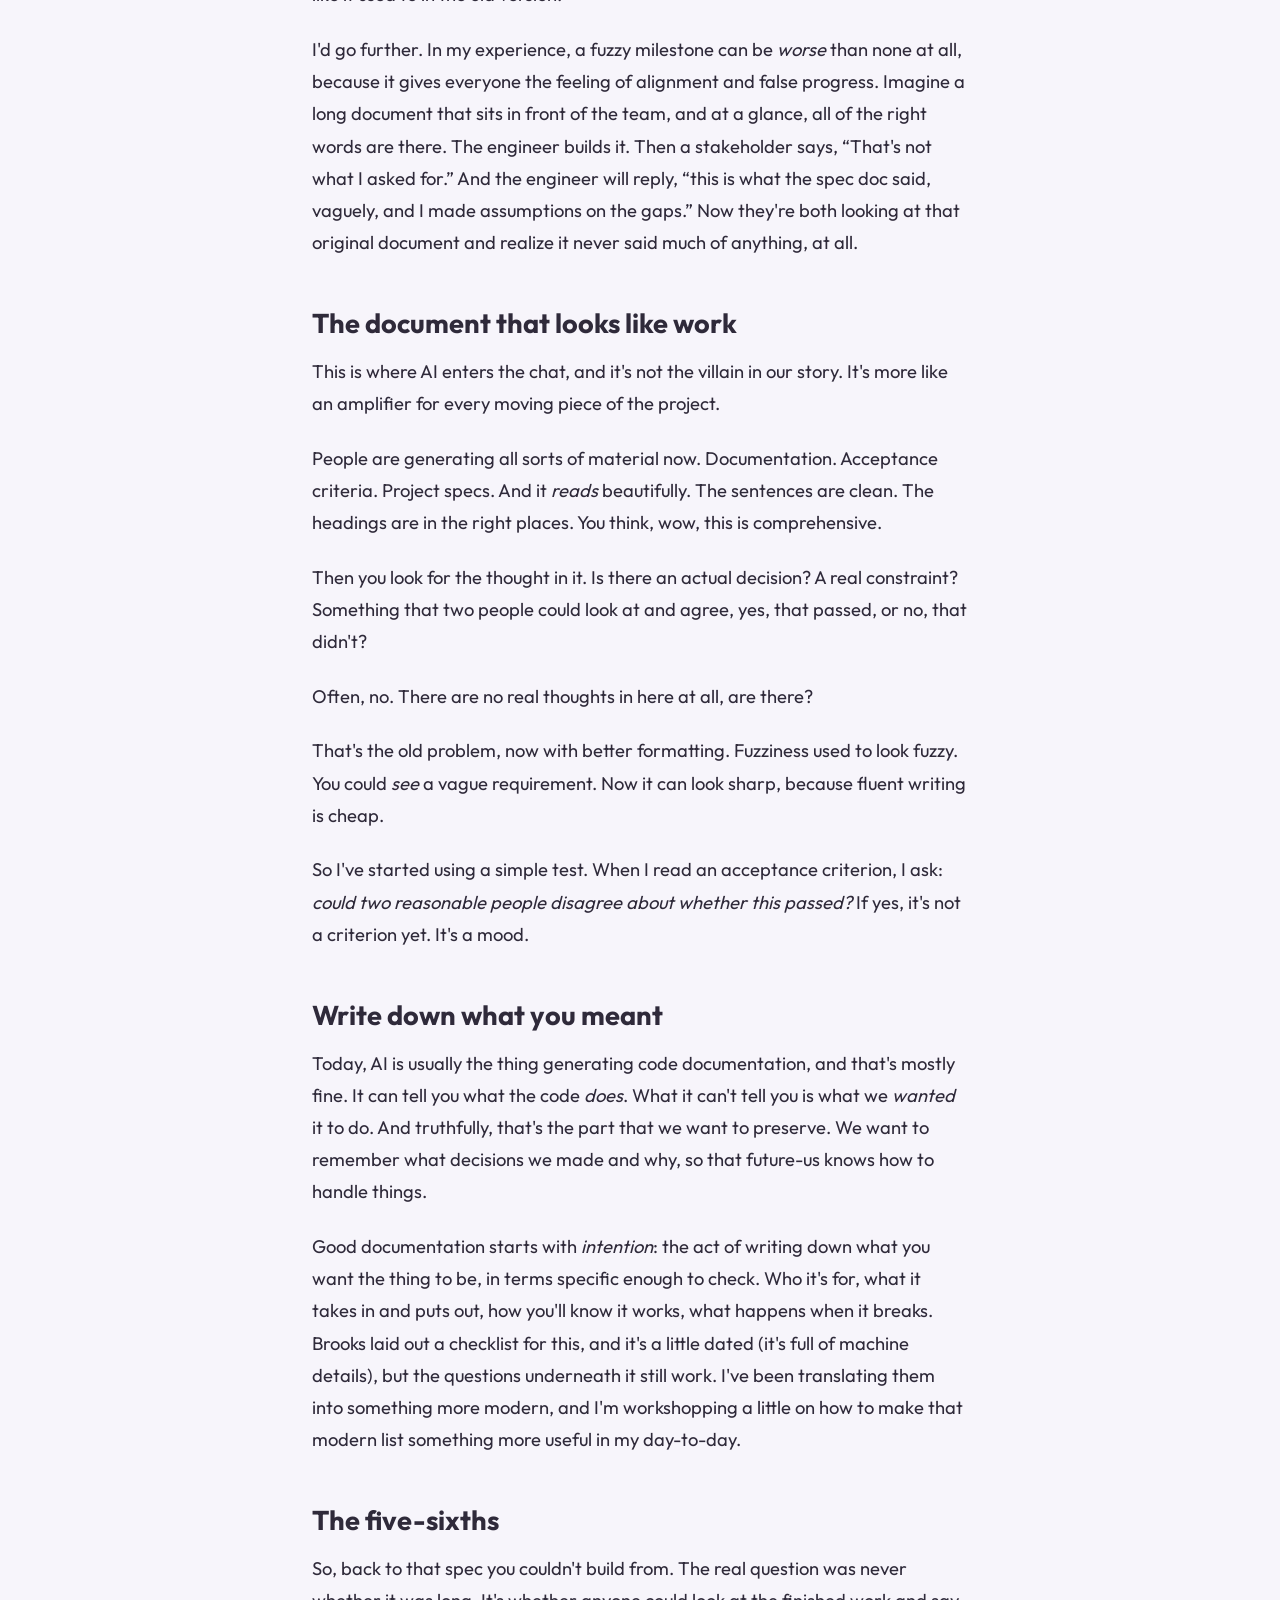
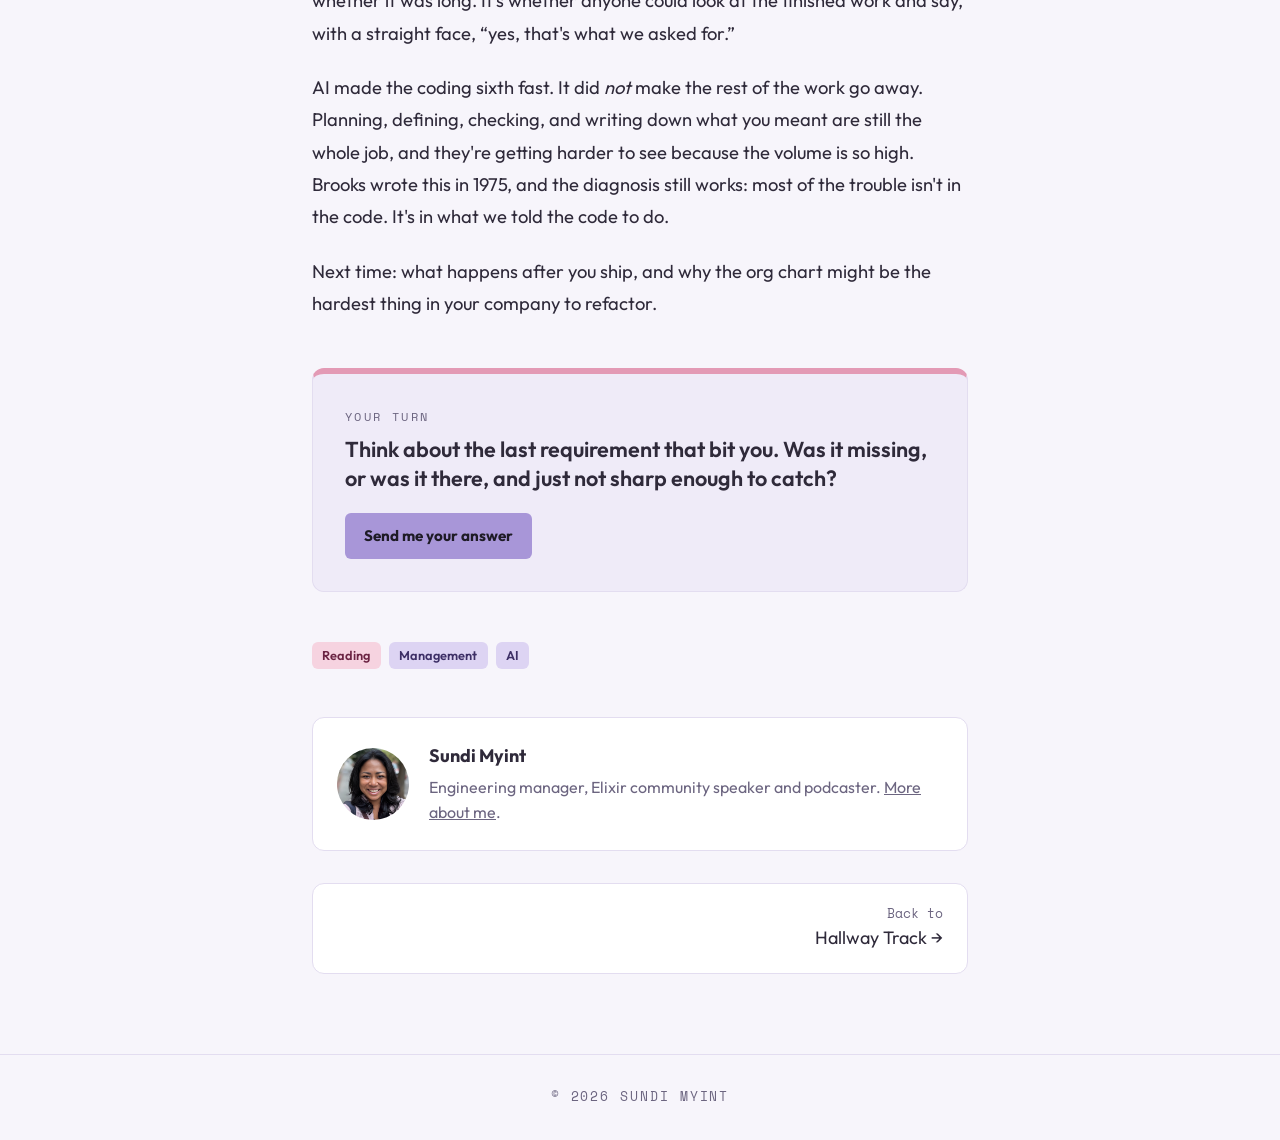
<file: blog/whats-in-a-spec.html>
<!DOCTYPE html>
<html lang="en">
<head>
  <meta charset="utf-8">
  <meta name="viewport" content="width=device-width, initial-scale=1">
  <meta name="color-scheme" content="light dark">
  <meta name="post-title" content="What's in a Spec, Anyways?">
  <title>What's in a Spec, Anyways? | Hallway Track</title>
  <link rel="canonical" href="https://sundimyint.com/blog/whats-in-a-spec.html">
  <meta name="description" content="A three-page spec, and still no idea what to build. Back to The Mythical Man-Month for everything that happens before the code gets written.">

  <!-- Link previews: reuses the main site's share card for now -->
  <meta property="og:type" content="article">
  <meta property="og:site_name" content="Sundi Myint">
  <meta property="og:url" content="https://sundimyint.com/blog/whats-in-a-spec.html">
  <meta property="og:title" content="What's in a Spec, Anyways? | Hallway Track">
  <meta property="og:description" content="A three-page spec, and still no idea what to build. Back to The Mythical Man-Month for everything that happens before the code gets written.">
  <meta property="og:image" content="https://sundimyint.com/images/share.jpg?v=2">
  <meta property="og:image:width" content="1200">
  <meta property="og:image:height" content="630">
  <meta property="og:image:alt" content="Sundi Myint, Engineering Manager">
  <meta name="twitter:card" content="summary_large_image">
  <link rel="icon" href="/favicon.ico" sizes="16x16 32x32 48x48">
  <link rel="preconnect" href="https://fonts.googleapis.com">
  <link rel="preconnect" href="https://fonts.gstatic.com" crossorigin>
  <link href="https://fonts.googleapis.com/css2?family=Outfit:wght@300;400;500;600;700;800&family=Space+Mono:wght@400;700&display=swap" rel="stylesheet">
  <link rel="stylesheet" href="blog.css">
</head>
<body>

  <nav class="site-nav" aria-label="Site">
    <div class="wrap">
      <a class="nav-home" href="/">Sundi Myint</a>
      <div class="nav-links">
        <a href="/#about">About</a>
        <a href="/#expertise">Expertise</a>
        <a href="/#experience">Experience</a>
        <a href="/#speaking">Speaking</a>
        <a href="/#education">Education</a>
        <a href="/blog/" aria-current="page">Blog</a>
      </div>
      <a class="nav-contact" href="/#contact" data-goatcounter-click="blog-nav-contact">Contact</a>
    </div>
  </nav>

  <header class="post-header with-photo" style="--cover: url('../images/blog/mythical-man-month.jpg'); --cover-pos: 50% 55%; --cover-pos-mobile: 42% 50%">
    <div class="wrap narrow">
      <a class="back mono" href="./">← Hallway Track</a>
      <h1 class="rise rise-1">What's in a Spec, Anyways? Clarity vs Calamity</h1>
      <div class="byline">
        <img src="../images/sm_profile.jpg" alt="">
        <div>
          <span class="byline-name">Sundi Myint</span>
          <span class="meta mono">Oct 25, 2026 · 6 min read</span>
        </div>
      </div>
    </div>
  </header>

  <article class="wrap narrow prose">
    <p class="opener">Quick question. When's the last time someone handed you a spec, a ticket, or a doc that was three pages long, and you read through it without knowing what to build?</p>

    <p>You read every word. The headings made sense. There was even a section called &ldquo;Acceptance Criteria.&rdquo; And yet, somehow, nothing in it was a thing you could take action on.</p>

    <p>I used to think that was a writing problem. These days, I think it's a <em>volume</em> problem.</p>

    <aside class="sidenote" aria-label="Show notes">
      <a class="note-card" href="mythical-man-month.html" data-goatcounter-click="blog-note-mythical-man-month">
        <img src="../images/blog/mythical-man-month.jpg" alt="" style="object-position: 50% 55%" loading="lazy">
        <span class="note-body">
          <span class="note-kicker mono"><b>1</b>Hallway Track</span>
          <span class="note-title">Are We Actually Shipping Faster with AI?</span>
          <span class="note-desc">The first <em>Mythical Man-Month</em> post in this series.</span>
          <span class="note-cta">Read the post →</span>
        </span>
      </a>
    </aside>

    <p>If you're new here, I'm working through some classic engineering management books and asking whether they hold up in the AI era. Right now that's Fred Brooks's <a class="ref" href="mythical-man-month.html" data-goatcounter-click="blog-note-mythical-man-month"><em>The Mythical Man-Month</em><sup>1</sup></a>, and I'm splitting this particular stretch into two posts. Today we're talking about everything that happens <em>before</em> the code gets written. Next time, we'll dig into what happens after.</p>

    <h2>One-sixth of the product estimation problem</h2>

    <p>Brooks has a warning I felt personally:</p>

    <blockquote>&ldquo;One must say that one does not estimate the entire task by estimating the coding portion only and then applying the ratios. The coding is only one-sixth or so of the problem, and errors in its estimate or in the ratios could lead to ridiculous results.&rdquo;</blockquote>

    <p>Planning, coding, component testing, QA, and more. Coding is the <em>small</em> part. Brooks wrote this down <em>decades</em> before any of us had an AI assistant, and he already knew that if you only measure the coding side of things, you'll be wrong.</p>

    <p>Once upon a time, I felt moderately confident in my team's ability to estimate work. Generally, writing tests was built into their estimates, and I thought that was good enough. But looking back, we just about never factored in time to QA things, or for release validations. And then once AI hit the scene, we scaled up the code production part of the process, but struggled with scaling up the other parts. If coding is one-sixth of the problem, and AI just made that sixth dramatically faster, then the other five-sixths didn't get the memo. We just stopped looking at it with the correct lens.</p>

    <h2>A magic recipe for no bugs</h2>

    <p>So how do you get software that's actually good? Brooks's answer is top-down design: start with the broad strokes, then narrow down and down into the details, refining only when you have to.</p>

    <p>A good top-down design avoids bugs because the structure is clear enough to make the acceptance criteria clear. If you don't know what you're building, assumptions get made. Then those assumptions show up later and look exactly like bugs.</p>

    <p>Brooks also says it won't be perfect on the first try; a <em>pilot program</em> will often get created and then thrown away once lessons have been learned. What he describes reminds me a lot of a 1970s version of what I call an MVP. When you start broad and work down, you notice when you've taken a wrong turn, and you can fix it quickly.</p>

    <p>I have heard this story more times than I can count. We start broad. We draw the boxes. And then someone says, &ldquo;Great, can we get going?&rdquo; Suddenly we go from ideation to strategizing, and it gets real very quickly.</p>

    <p>Now imagine that pressure with an agent in the loop. The agent can generate all the detail instantly, so the broad-strokes stage starts to feel optional. (It isn't. It might be more valuable than ever, because it's the one thing the agent can't do for you: decide what the thing is <em>for</em>.) There is definitely something to be said for building-the-plane-while-flying-it type development, and that obviously has its place in the world. But not all software can &mdash; or should &mdash; operate that way.</p>

    <h2>Sharp, not fuzzy</h2>

    <p>I wish I could shout the following from a rooftop during every project kickoff: <strong>projects rarely fall off a cliff.</strong> They slip a little at a time, for small reasons. Picking a deadline and working backwards from there usually doesn't end up in a world in which you get the product you set out to build. You're more likely to succeed if you pick <em>milestones</em>.</p>

    <p>And milestones <em>have</em> to be unambiguous. Brooks calls them &ldquo;sharp.&rdquo; Something like &ldquo;the new page loads in under two seconds for 95 percent of visits,&rdquo; or &ldquo;all three payment providers complete a test purchase in staging.&rdquo; An ambiguous milestone tells you nothing, and it's a heavier burden than it looks. Fuzzy versions of the aforementioned milestones might look like &ldquo;the new page is fast,&rdquo; or &ldquo;checkout works as expected,&rdquo; or my personal favorite, &ldquo;checkout works exactly like it used to in the old version.&rdquo;</p>

    <p>I'd go further. In my experience, a fuzzy milestone can be <em>worse</em> than none at all, because it gives everyone the feeling of alignment and false progress. Imagine a long document that sits in front of the team, and at a glance, all of the right words are there. The engineer builds it. Then a stakeholder says, &ldquo;That's not what I asked for.&rdquo; And the engineer will reply, &ldquo;this is what the spec doc said, vaguely, and I made assumptions on the gaps.&rdquo; Now they're both looking at that original document and realize it never said much of anything, at all.</p>

    <h2>The document that looks like work</h2>

    <p>This is where AI enters the chat, and it's not the villain in our story. It's more like an amplifier for every moving piece of the project.</p>

    <p>People are generating all sorts of material now. Documentation. Acceptance criteria. Project specs. And it <em>reads</em> beautifully. The sentences are clean. The headings are in the right places. You think, wow, this is comprehensive.</p>

    <p>Then you look for the thought in it. Is there an actual decision? A real constraint? Something that two people could look at and agree, yes, that passed, or no, that didn't?</p>

    <p>Often, no. There are no real thoughts in here at all, are there?</p>

    <p>That's the old problem, now with better formatting. Fuzziness used to look fuzzy. You could <em>see</em> a vague requirement. Now it can look sharp, because fluent writing is cheap.</p>

    <p>So I've started using a simple test. When I read an acceptance criterion, I ask: <em>could two reasonable people disagree about whether this passed?</em> If yes, it's not a criterion yet. It's a mood.</p>

    <h2>Write down what you meant</h2>

    <p>Today, AI is usually the thing generating code documentation, and that's mostly fine. It can tell you what the code <em>does</em>. What it can't tell you is what we <em>wanted</em> it to do. And truthfully, that's the part that we want to preserve. We want to remember what decisions we made and why, so that future-us knows how to handle things.</p>

    <p>Good documentation starts with <em>intention</em>: the act of writing down what you want the thing to be, in terms specific enough to check. Who it's for, what it takes in and puts out, how you'll know it works, what happens when it breaks. Brooks laid out a checklist for this, and it's a little dated (it's full of machine details), but the questions underneath it still work. I've been translating them into something more modern, and I'm workshopping a little on how to make that modern list something more useful in my day-to-day.</p>

    <h2>The five-sixths</h2>

    <p>So, back to that spec you couldn't build from. The real question was never whether it was long. It's whether anyone could look at the finished work and say, with a straight face, &ldquo;yes, that's what we asked for.&rdquo;</p>

    <p>AI made the coding sixth fast. It did <em>not</em> make the rest of the work go away. Planning, defining, checking, and writing down what you meant are still the whole job, and they're getting harder to see because the volume is so high. Brooks wrote this in 1975, and the diagnosis still works: most of the trouble isn't in the code. It's in what we told the code to do.</p>

    <p>Next time: what happens after you ship, and why the org chart might be the hardest thing in your company to refactor.</p>

    <section class="show-notes" aria-labelledby="show-notes-title">
      <h2 id="show-notes-title">Show notes</h2>
      <ol>
        <li>
          <a class="note-card" href="mythical-man-month.html" data-goatcounter-click="blog-note-mythical-man-month">
          <img src="../images/blog/mythical-man-month.jpg" alt="" style="object-position: 50% 55%" loading="lazy">
          <span class="note-body">
            <span class="note-kicker mono"><b>1</b>Hallway Track</span>
            <span class="note-title">Are We Actually Shipping Faster with AI?</span>
            <span class="note-desc">The first <em>Mythical Man-Month</em> post in this series.</span>
            <span class="note-cta">Read the post →</span>
          </span>
        </a>
        </li>
      </ol>
    </section>

    <div class="your-turn">
      <p class="mono">Your turn</p>
      <p class="your-turn-q">Think about the last requirement that bit you. Was it missing, or was it there, and just not sharp enough to catch?</p>
      <a class="btn" href="/#contact" data-ask data-goatcounter-click="blog-your-turn">Send me your answer</a>
    </div>
  </article>

  <aside class="post-footer">
    <div class="wrap narrow">
      <ul class="tags"><li><span class="tag rose">Reading</span></li><li><span class="tag lav">Management</span></li><li><span class="tag lav">AI</span></li></ul>
      <div class="author-card">
        <img src="../images/sm_profile.jpg" alt="">
        <div>
          <strong>Sundi Myint</strong>
          <p>Engineering manager, Elixir community speaker and podcaster. <a href="/#about">More about me</a>.</p>
        </div>
      </div>
      <nav class="next-prev" aria-label="More posts">
        <a class="next" href="./"><span class="label mono">Back to</span>Hallway Track →</a>
      </nav>
    </div>
  </aside>

  <footer class="mono">
    <div class="wrap">© 2026 Sundi Myint</div>
  </footer>
  <script src="blog.js"></script>
  <!-- GoatCounter visitor stats (cookieless): https://sundikhin.goatcounter.com -->
  <script data-goatcounter="https://sundikhin.goatcounter.com/count" async src="https://gc.zgo.at/count.js"></script>
</body>
</html>
</file>
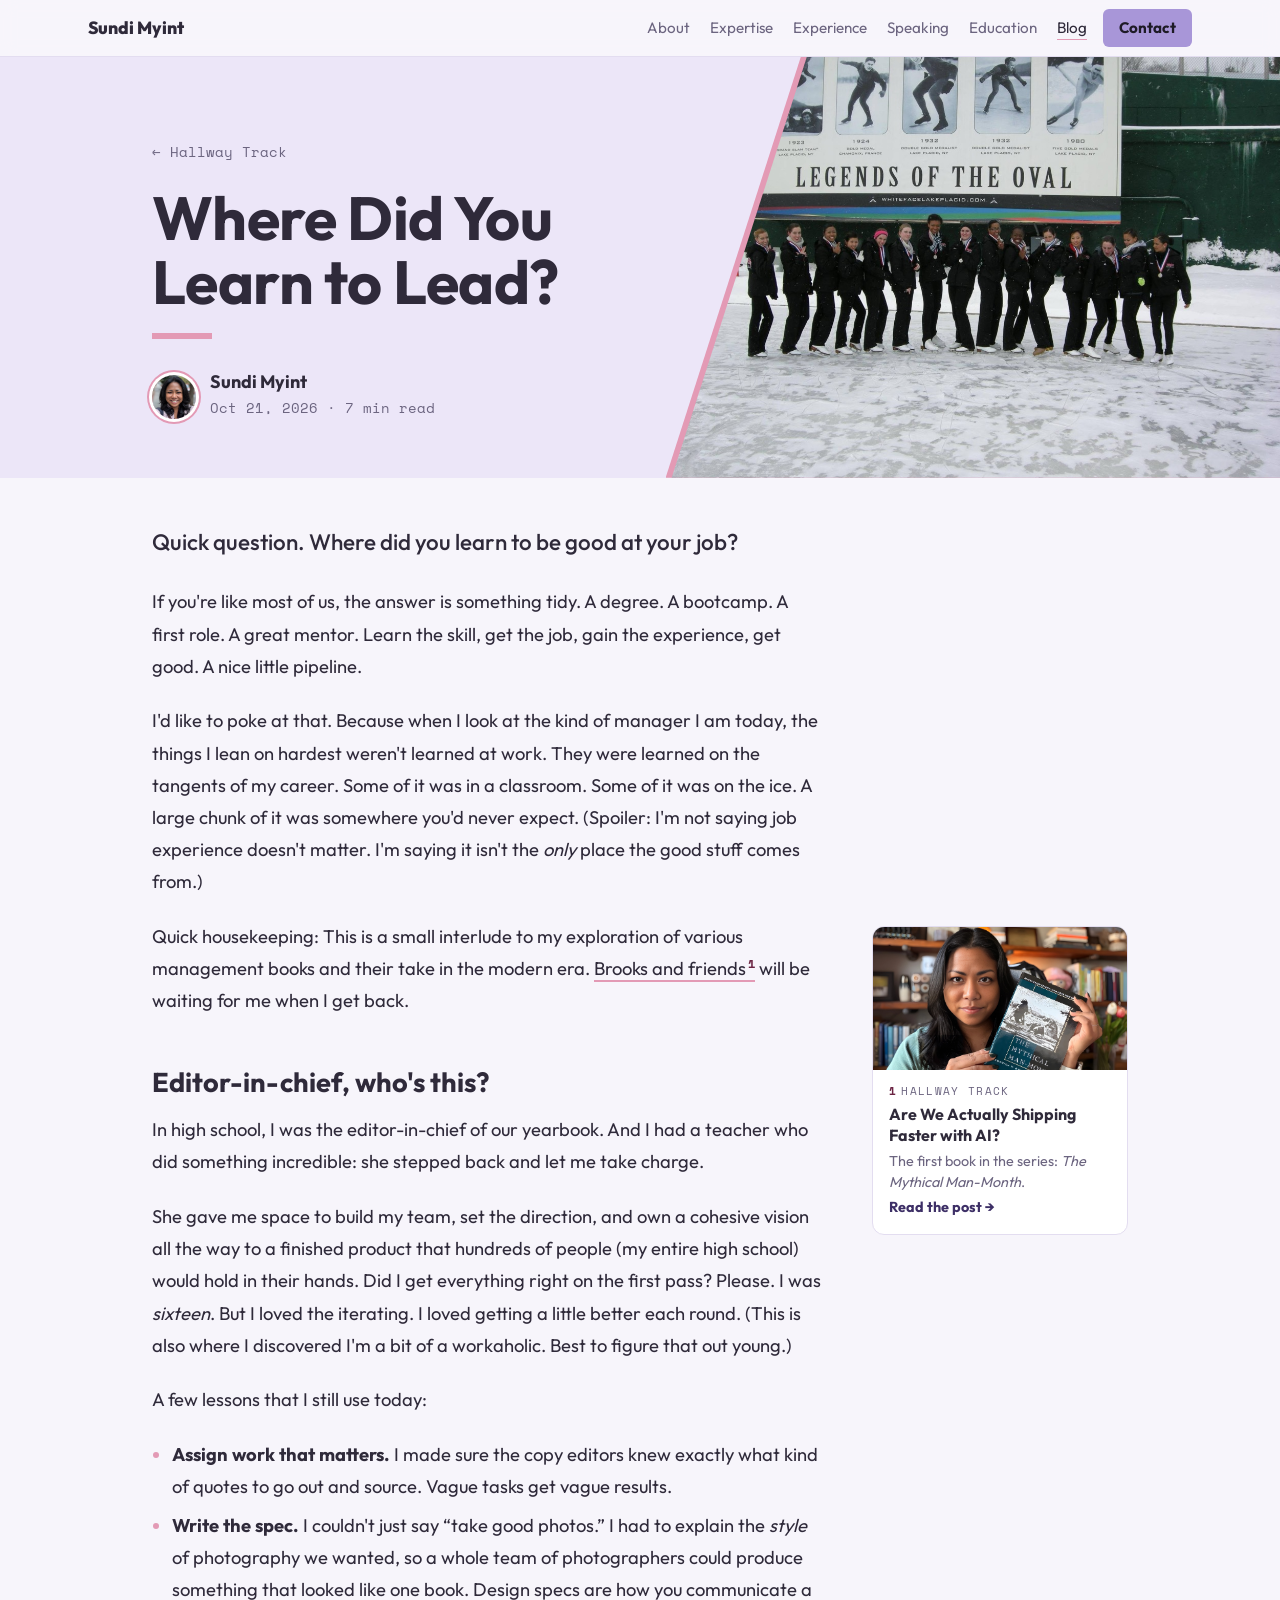
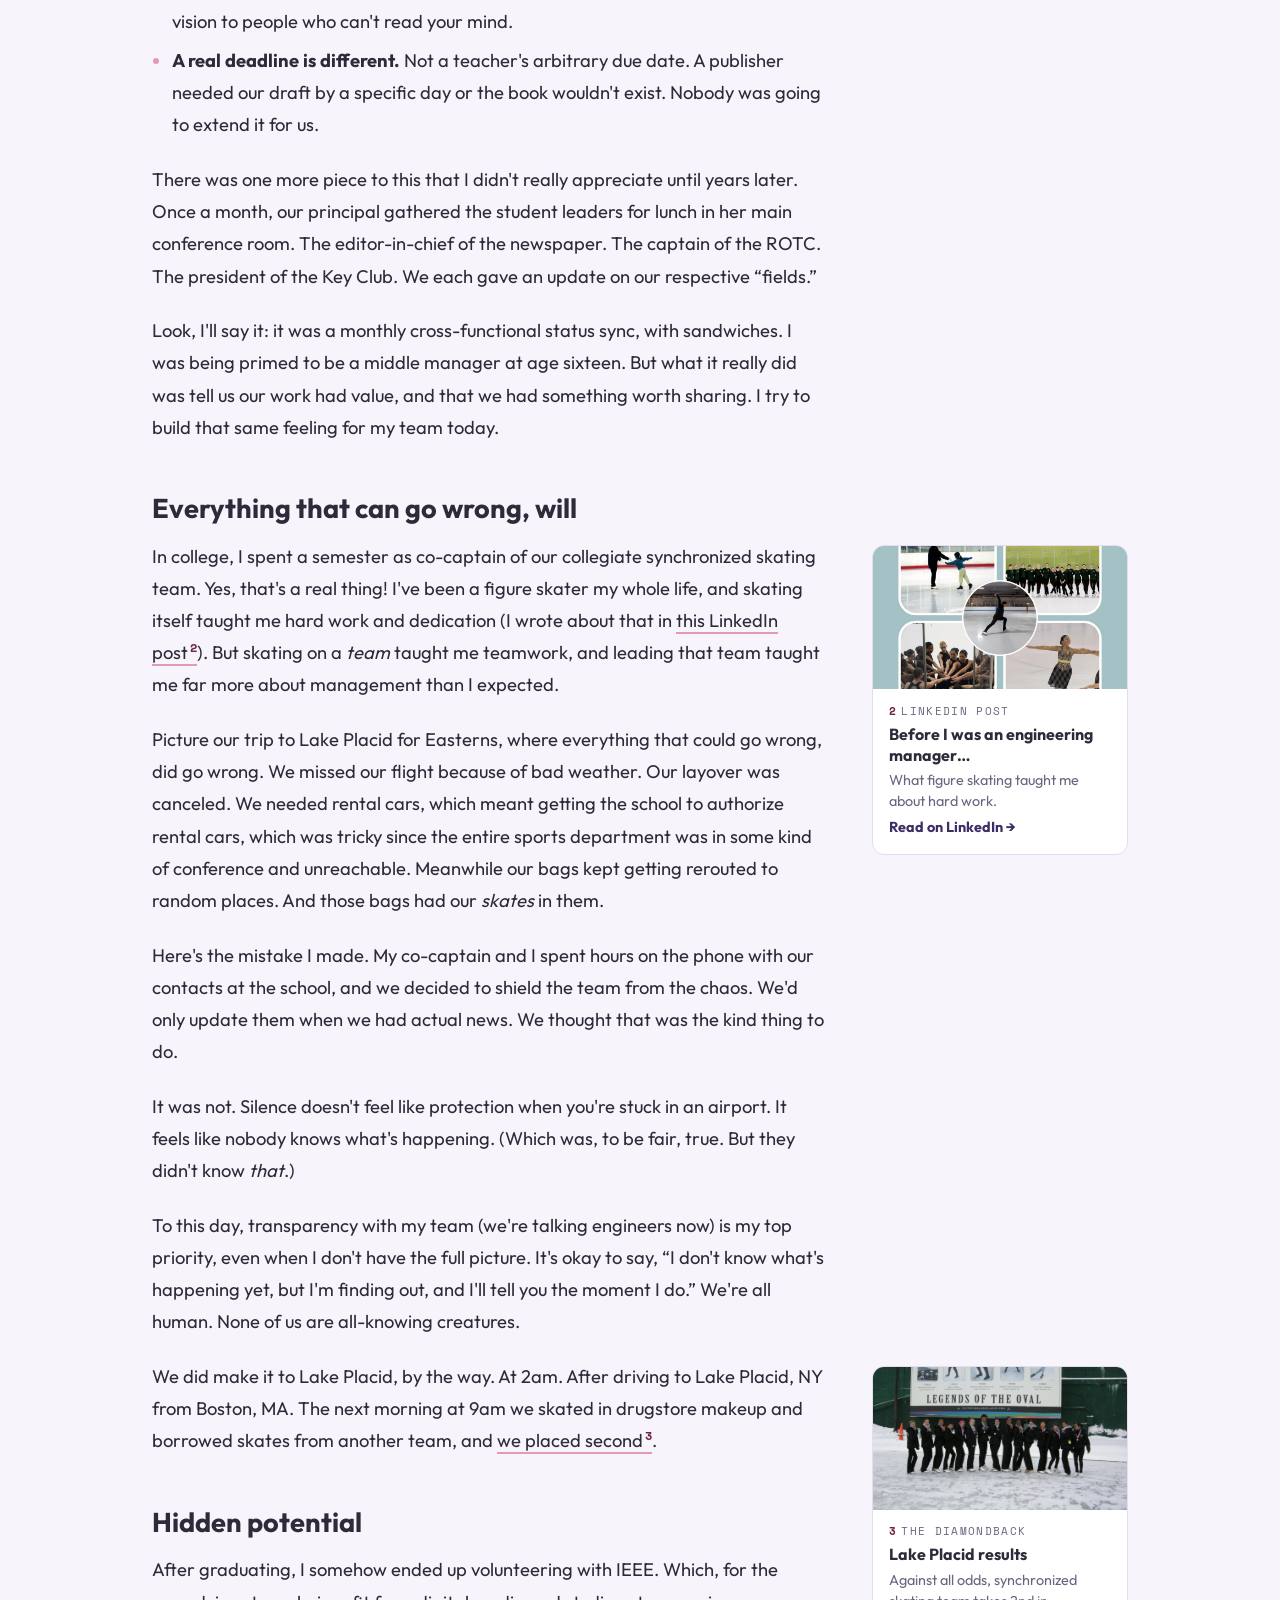
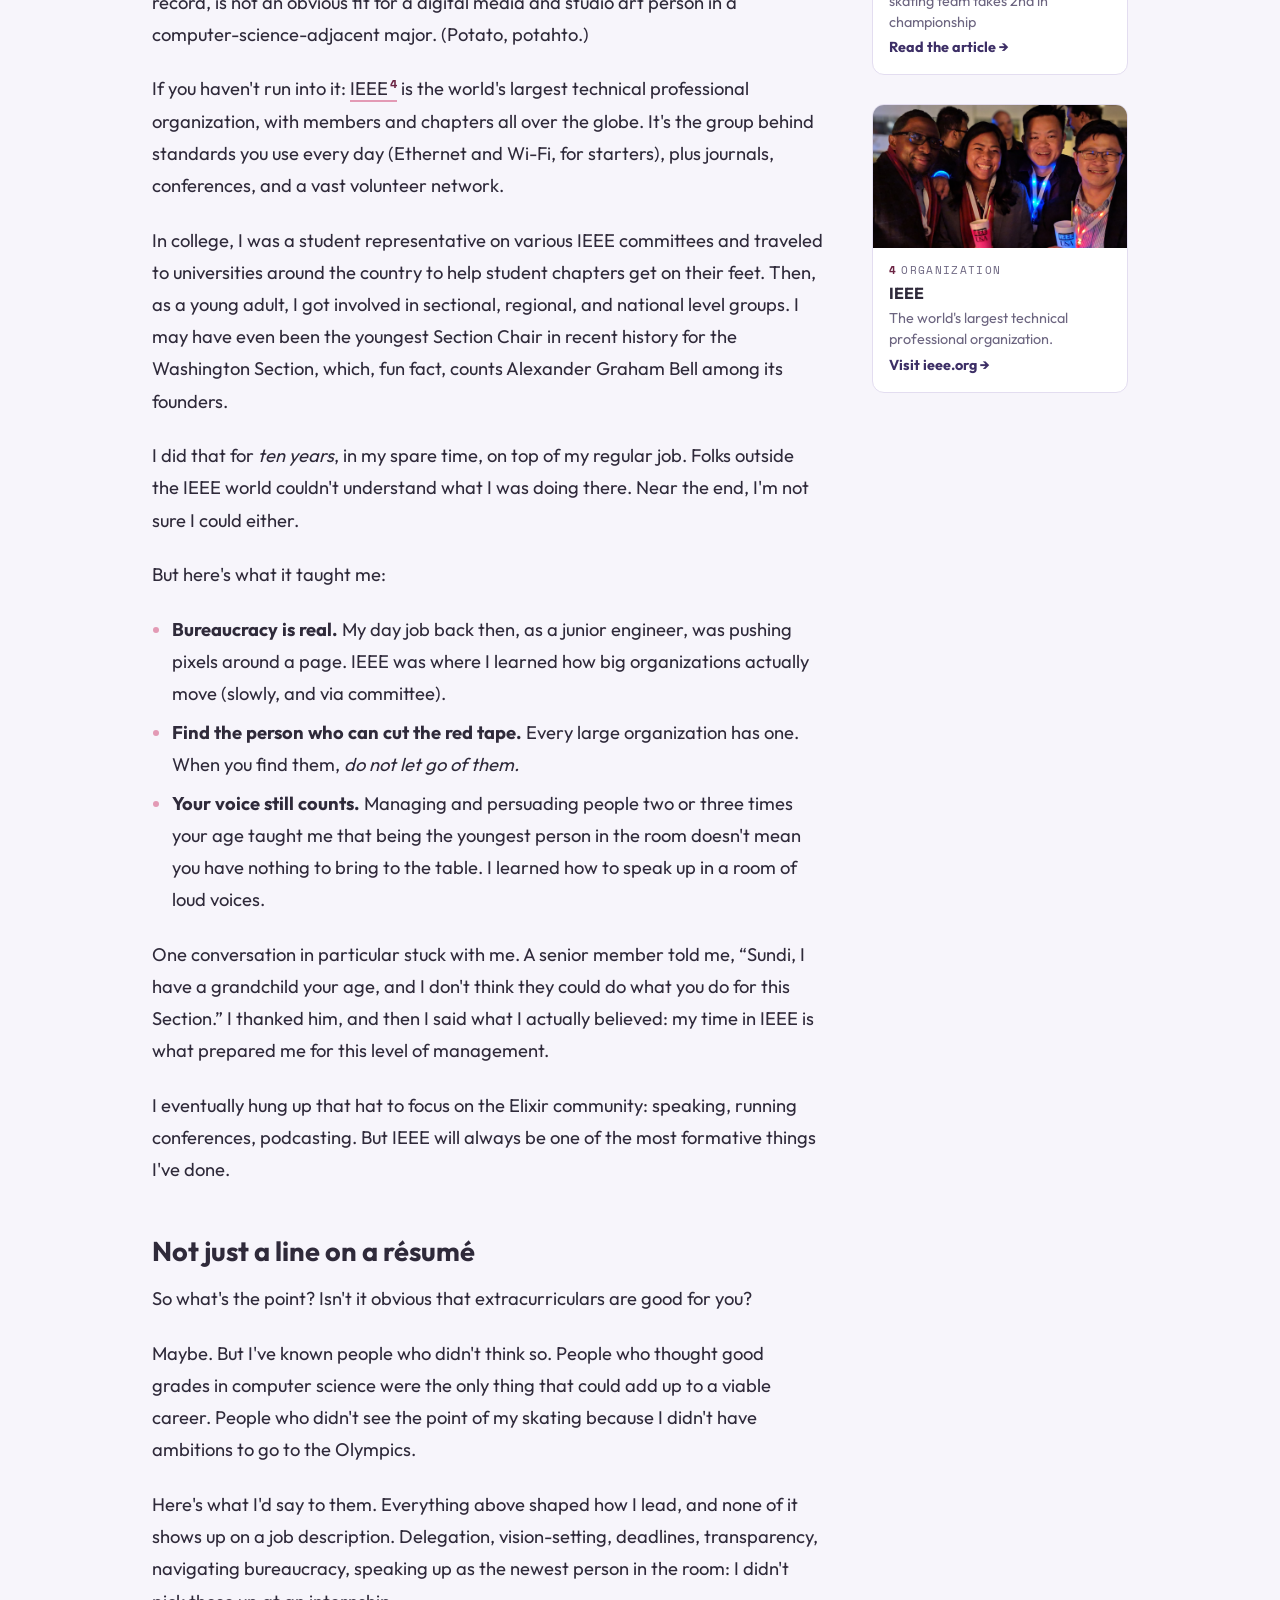
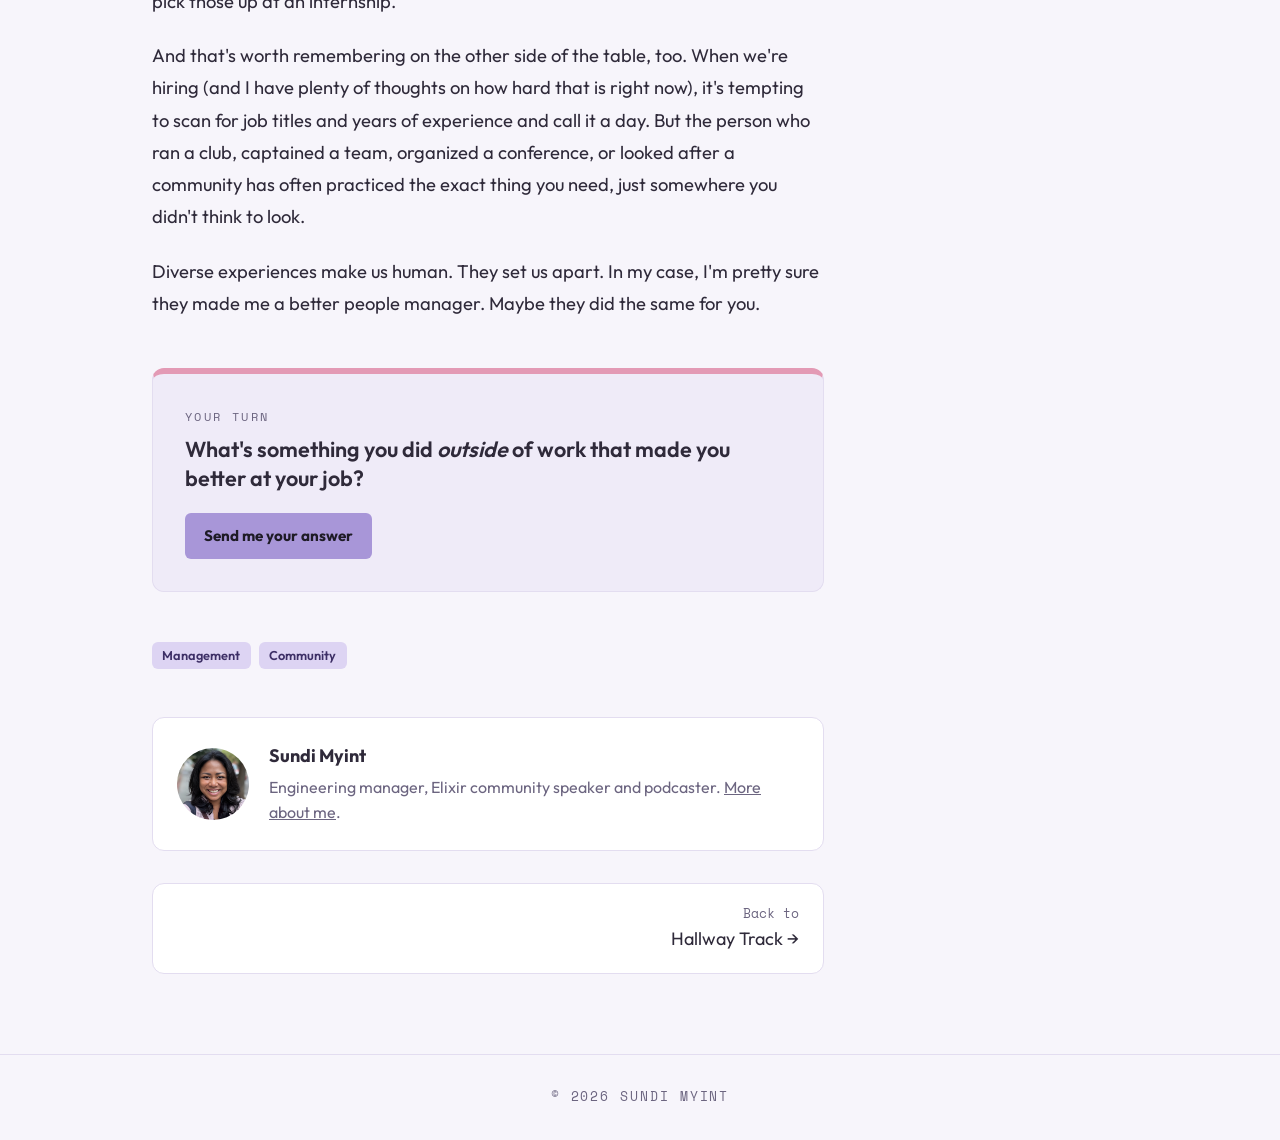
<file: blog/where-did-you-learn-to-lead.html>
<!DOCTYPE html>
<html lang="en">
<head>
  <meta charset="utf-8">
  <meta name="viewport" content="width=device-width, initial-scale=1">
  <meta name="color-scheme" content="light dark">
  <meta name="post-title" content="Where Did You Learn to Lead?">
  <title>Where Did You Learn to Lead? | Hallway Track</title>
  <link rel="canonical" href="https://sundimyint.com/blog/where-did-you-learn-to-lead.html">
  <meta name="description" content="The things I lean on hardest as a manager weren't learned at work. They came from a yearbook room, a rink, and ten years of volunteering.">

  <!-- Link previews: reuses the main site's share card for now -->
  <meta property="og:type" content="article">
  <meta property="og:site_name" content="Sundi Myint">
  <meta property="og:url" content="https://sundimyint.com/blog/where-did-you-learn-to-lead.html">
  <meta property="og:title" content="Where Did You Learn to Lead? | Hallway Track">
  <meta property="og:description" content="The things I lean on hardest as a manager weren't learned at work. They came from a yearbook room, a rink, and ten years of volunteering.">
  <meta property="og:image" content="https://sundimyint.com/images/share.jpg?v=2">
  <meta property="og:image:width" content="1200">
  <meta property="og:image:height" content="630">
  <meta property="og:image:alt" content="Sundi Myint, Engineering Manager">
  <meta name="twitter:card" content="summary_large_image">
  <link rel="icon" href="/favicon.ico" sizes="16x16 32x32 48x48">
  <link rel="preconnect" href="https://fonts.googleapis.com">
  <link rel="preconnect" href="https://fonts.gstatic.com" crossorigin>
  <link href="https://fonts.googleapis.com/css2?family=Outfit:wght@300;400;500;600;700;800&family=Space+Mono:wght@400;700&display=swap" rel="stylesheet">
  <link rel="stylesheet" href="blog.css">
</head>
<body class="has-notes">

  <nav class="site-nav" aria-label="Site">
    <div class="wrap">
      <a class="nav-home" href="/">Sundi Myint</a>
      <div class="nav-links">
        <a href="/#about">About</a>
        <a href="/#expertise">Expertise</a>
        <a href="/#experience">Experience</a>
        <a href="/#speaking">Speaking</a>
        <a href="/#education">Education</a>
        <a href="/blog/" aria-current="page">Blog</a>
      </div>
      <a class="nav-contact" href="/#contact" data-goatcounter-click="blog-nav-contact">Contact</a>
    </div>
  </nav>

  <header class="post-header with-photo" style="--cover: url('../images/blog/lake-placid-team.jpg'); --cover-pos: 50% 62%">
    <div class="wrap narrow">
      <a class="back mono" href="./">← Hallway Track</a>
      <h1 class="rise rise-1">Where Did You Learn to Lead?</h1>
      <div class="byline">
        <img src="../images/sm_profile.jpg" alt="">
        <div>
          <span class="byline-name">Sundi Myint</span>
          <span class="meta mono">Oct 21, 2026 · 7 min read</span>
        </div>
      </div>
    </div>
  </header>

  <article class="wrap narrow prose">
    <p class="opener">Quick question. Where did you learn to be good at your job?</p>

    <p>If you're like most of us, the answer is something tidy. A degree. A bootcamp. A first role. A great mentor. Learn the skill, get the job, gain the experience, get good. A nice little pipeline.</p>

    <p>I'd like to poke at that. Because when I look at the kind of manager I am today, the things I lean on hardest weren't learned at work. They were learned on the tangents of my career. Some of it was in a classroom. Some of it was on the ice. A large chunk of it was somewhere you'd never expect. (Spoiler: I'm not saying job experience doesn't matter. I'm saying it isn't the <em>only</em> place the good stuff comes from.)</p>

    <aside class="sidenote" aria-label="Show notes">
      <a class="note-card" href="mythical-man-month.html" data-goatcounter-click="blog-note-mythical-man-month">
        <img src="../images/blog/mythical-man-month.jpg" alt="" style="object-position: 50% 55%" loading="lazy">
        <span class="note-body">
          <span class="note-kicker mono"><b>1</b>Hallway Track</span>
          <span class="note-title">Are We Actually Shipping Faster with AI?</span>
          <span class="note-desc">The first book in the series: <em>The Mythical Man-Month</em>.</span>
          <span class="note-cta">Read the post →</span>
        </span>
      </a>
    </aside>

    <p>Quick housekeeping: This is a small interlude to my exploration of various management books and their take in the modern era. <a class="ref" href="mythical-man-month.html" data-goatcounter-click="blog-note-mythical-man-month">Brooks and friends<sup>1</sup></a> will be waiting for me when I get back.</p>

    <h2>Editor-in-chief, who's this?</h2>

    <p>In high school, I was the editor-in-chief of our yearbook. And I had a teacher who did something incredible: she stepped back and let me take charge.</p>

    <p>She gave me space to build my team, set the direction, and own a cohesive vision all the way to a finished product that hundreds of people (my entire high school) would hold in their hands. Did I get everything right on the first pass? Please. I was <em>sixteen</em>. But I loved the iterating. I loved getting a little better each round. (This is also where I discovered I'm a bit of a workaholic. Best to figure that out young.)</p>

    <p>A few lessons that I still use today:</p>

    <ul>
      <li><strong>Assign work that matters.</strong> I made sure the copy editors knew exactly what kind of quotes to go out and source. Vague tasks get vague results.</li>
      <li><strong>Write the spec.</strong> I couldn't just say &ldquo;take good photos.&rdquo; I had to explain the <em>style</em> of photography we wanted, so a whole team of photographers could produce something that looked like one book. Design specs are how you communicate a vision to people who can't read your mind.</li>
      <li><strong>A real deadline is different.</strong> Not a teacher's arbitrary due date. A publisher needed our draft by a specific day or the book wouldn't exist. Nobody was going to extend it for us.</li>
    </ul>

    <p>There was one more piece to this that I didn't really appreciate until years later. Once a month, our principal gathered the student leaders for lunch in her main conference room. The editor-in-chief of the newspaper. The captain of the ROTC. The president of the Key Club. We each gave an update on our respective &ldquo;fields.&rdquo;</p>

    <p>Look, I'll say it: it was a monthly cross-functional status sync, with sandwiches. I was being primed to be a middle manager at age sixteen. But what it really did was tell us our work had value, and that we had something worth sharing. I try to build that same feeling for my team today.</p>

    <h2>Everything that can go wrong, will</h2>

    <aside class="sidenote" aria-label="Show notes">
      <a class="note-card" href="https://www.linkedin.com/posts/sundimyint_before-i-was-an-engineering-manager-an-elixir-activity-7425172611506257922-xTpA" data-goatcounter-click="blog-note-linkedin-skating">
        <img src="../images/blog/skating-linkedin.jpg" alt="" loading="lazy">
        <span class="note-body">
          <span class="note-kicker mono"><b>2</b>LinkedIn post</span>
          <span class="note-title">Before I was an engineering manager…</span>
          <span class="note-desc">What figure skating taught me about hard work.</span>
          <span class="note-cta">Read on LinkedIn →</span>
        </span>
      </a>
    </aside>

    <p>In college, I spent a semester as co-captain of our collegiate synchronized skating team. Yes, that's a real thing! I've been a figure skater my whole life, and skating itself taught me hard work and dedication (I wrote about that in <a class="ref" href="https://www.linkedin.com/posts/sundimyint_before-i-was-an-engineering-manager-an-elixir-activity-7425172611506257922-xTpA" data-goatcounter-click="blog-note-linkedin-skating">this LinkedIn post<sup>2</sup></a>). But skating on a <em>team</em> taught me teamwork, and leading that team taught me far more about management than I expected.</p>

    <p>Picture our trip to Lake Placid for Easterns, where everything that could go wrong, did go wrong. We missed our flight because of bad weather. Our layover was canceled. We needed rental cars, which meant getting the school to authorize rental cars, which was tricky since the entire sports department was in some kind of conference and unreachable. Meanwhile our bags kept getting rerouted to random places. And those bags had our <em>skates</em> in them.</p>

    <p>Here's the mistake I made. My co-captain and I spent hours on the phone with our contacts at the school, and we decided to shield the team from the chaos. We'd only update them when we had actual news. We thought that was the kind thing to do.</p>

    <p>It was not. Silence doesn't feel like protection when you're stuck in an airport. It feels like nobody knows what's happening. (Which was, to be fair, true. But they didn't know <em>that</em>.)</p>

    <p>To this day, transparency with my team (we're talking engineers now) is my top priority, even when I don't have the full picture. It's okay to say, &ldquo;I don't know what's happening yet, but I'm finding out, and I'll tell you the moment I do.&rdquo; We're all human. None of us are all-knowing creatures.</p>

    <aside class="sidenote" aria-label="Show notes">
      <a class="note-card" href="https://dbknews.com/0999/12/31/arc-idha3xqvr5gspmki664jetuzi4/" data-goatcounter-click="blog-note-diamondback">
        <img src="../images/blog/lake-placid-team.jpg" alt="" style="object-position: 50% 58%" loading="lazy">
        <span class="note-body">
          <span class="note-kicker mono"><b>3</b>The Diamondback</span>
          <span class="note-title">Lake Placid results</span>
          <span class="note-desc">Against all odds, synchronized skating team takes 2nd in championship</span>
          <span class="note-cta">Read the article →</span>
        </span>
      </a>
    </aside>

    <p>We did make it to Lake Placid, by the way. At 2am. After driving to Lake Placid, NY from Boston, MA. The next morning at 9am we skated in drugstore makeup and borrowed skates from another team, and <a class="ref" href="https://dbknews.com/0999/12/31/arc-idha3xqvr5gspmki664jetuzi4/" data-goatcounter-click="blog-note-diamondback">we placed second<sup>3</sup></a>.</p>

    <h2>Hidden potential</h2>

    <p>After graduating, I somehow ended up volunteering with IEEE. Which, for the record, is not an obvious fit for a digital media and studio art person in a computer-science-adjacent major. (Potato, potahto.)</p>

    <aside class="sidenote" aria-label="Show notes">
      <a class="note-card" href="https://www.ieee.org/" data-goatcounter-click="blog-note-ieee">
        <img src="../images/blog/ieee-usa.jpg" alt="" style="object-position: 50% 35%" loading="lazy">
        <span class="note-body">
          <span class="note-kicker mono"><b>4</b>Organization</span>
          <span class="note-title">IEEE</span>
          <span class="note-desc">The world's largest technical professional organization.</span>
          <span class="note-cta">Visit ieee.org →</span>
        </span>
      </a>
    </aside>

    <p>If you haven't run into it: <a class="ref" href="https://www.ieee.org/" data-goatcounter-click="blog-note-ieee">IEEE<sup>4</sup></a> is the world's largest technical professional organization, with members and chapters all over the globe. It's the group behind standards you use every day (Ethernet and Wi-Fi, for starters), plus journals, conferences, and a vast volunteer network.</p>

    <p>In college, I was a student representative on various IEEE committees and traveled to universities around the country to help student chapters get on their feet. Then, as a young adult, I got involved in sectional, regional, and national level groups. I may have even been the youngest Section Chair in recent history for the Washington Section, which, fun fact, counts Alexander Graham Bell among its founders.</p>

    <p>I did that for <em>ten years</em>, in my spare time, on top of my regular job. Folks outside the IEEE world couldn't understand what I was doing there. Near the end, I'm not sure I could either.</p>

    <p>But here's what it taught me:</p>

    <ul>
      <li><strong>Bureaucracy is real.</strong> My day job back then, as a junior engineer, was pushing pixels around a page. IEEE was where I learned how big organizations actually move (slowly, and via committee).</li>
      <li><strong>Find the person who can cut the red tape.</strong> Every large organization has one. When you find them, <em>do not let go of them.</em></li>
      <li><strong>Your voice still counts.</strong> Managing and persuading people two or three times your age taught me that being the youngest person in the room doesn't mean you have nothing to bring to the table. I learned how to speak up in a room of loud voices.</li>
    </ul>

    <p>One conversation in particular stuck with me. A senior member told me, &ldquo;Sundi, I have a grandchild your age, and I don't think they could do what you do for this Section.&rdquo; I thanked him, and then I said what I actually believed: my time in IEEE is what prepared me for this level of management.</p>

    <p>I eventually hung up that hat to focus on the Elixir community: speaking, running conferences, podcasting. But IEEE will always be one of the most formative things I've done.</p>

    <h2>Not just a line on a résumé</h2>

    <p>So what's the point? Isn't it obvious that extracurriculars are good for you?</p>

    <p>Maybe. But I've known people who didn't think so. People who thought good grades in computer science were the only thing that could add up to a viable career. People who didn't see the point of my skating because I didn't have ambitions to go to the Olympics.</p>

    <p>Here's what I'd say to them. Everything above shaped how I lead, and none of it shows up on a job description. Delegation, vision-setting, deadlines, transparency, navigating bureaucracy, speaking up as the newest person in the room: I didn't pick those up at an internship.</p>

    <p>And that's worth remembering on the other side of the table, too. When we're hiring (and I have plenty of thoughts on how hard that is right now), it's tempting to scan for job titles and years of experience and call it a day. But the person who ran a club, captained a team, organized a conference, or looked after a community has often practiced the exact thing you need, just somewhere you didn't think to look.</p>

    <p>Diverse experiences make us human. They set us apart. In my case, I'm pretty sure they made me a better people manager. Maybe they did the same for you.</p>

    <section class="show-notes" aria-labelledby="show-notes-title">
      <h2 id="show-notes-title">Show notes</h2>
      <ol>
        <li>
          <a class="note-card" href="mythical-man-month.html" data-goatcounter-click="blog-note-mythical-man-month">
          <img src="../images/blog/mythical-man-month.jpg" alt="" style="object-position: 50% 55%" loading="lazy">
          <span class="note-body">
            <span class="note-kicker mono"><b>1</b>Hallway Track</span>
            <span class="note-title">Are We Actually Shipping Faster with AI?</span>
            <span class="note-desc">The first book in the series: <em>The Mythical Man-Month</em>.</span>
            <span class="note-cta">Read the post →</span>
          </span>
        </a>
        </li>
        <li>
          <a class="note-card" href="https://www.linkedin.com/posts/sundimyint_before-i-was-an-engineering-manager-an-elixir-activity-7425172611506257922-xTpA" data-goatcounter-click="blog-note-linkedin-skating">
          <img src="../images/blog/skating-linkedin.jpg" alt="" loading="lazy">
          <span class="note-body">
            <span class="note-kicker mono"><b>2</b>LinkedIn post</span>
            <span class="note-title">Before I was an engineering manager…</span>
            <span class="note-desc">What figure skating taught me about hard work.</span>
            <span class="note-cta">Read on LinkedIn →</span>
          </span>
        </a>
        </li>
        <li>
          <a class="note-card" href="https://dbknews.com/0999/12/31/arc-idha3xqvr5gspmki664jetuzi4/" data-goatcounter-click="blog-note-diamondback">
          <img src="../images/blog/lake-placid-team.jpg" alt="" style="object-position: 50% 58%" loading="lazy">
          <span class="note-body">
            <span class="note-kicker mono"><b>3</b>The Diamondback</span>
            <span class="note-title">Lake Placid results</span>
            <span class="note-desc">Against all odds, synchronized skating team takes 2nd in championship</span>
            <span class="note-cta">Read the article →</span>
          </span>
        </a>
        </li>
        <li>
          <a class="note-card" href="https://www.ieee.org/" data-goatcounter-click="blog-note-ieee">
          <img src="../images/blog/ieee-usa.jpg" alt="" style="object-position: 50% 35%" loading="lazy">
          <span class="note-body">
            <span class="note-kicker mono"><b>4</b>Organization</span>
            <span class="note-title">IEEE</span>
            <span class="note-desc">The world's largest technical professional organization.</span>
            <span class="note-cta">Visit ieee.org →</span>
          </span>
        </a>
        </li>
      </ol>
    </section>

    <div class="your-turn">
      <p class="mono">Your turn</p>
      <p class="your-turn-q">What's something you did <em>outside</em> of work that made you better at your job?</p>
      <a class="btn" href="/#contact" data-ask data-goatcounter-click="blog-your-turn">Send me your answer</a>
    </div>
  </article>

  <aside class="post-footer">
    <div class="wrap narrow">
      <ul class="tags"><li><span class="tag lav">Management</span></li><li><span class="tag lav">Community</span></li></ul>
      <div class="author-card">
        <img src="../images/sm_profile.jpg" alt="">
        <div>
          <strong>Sundi Myint</strong>
          <p>Engineering manager, Elixir community speaker and podcaster. <a href="/#about">More about me</a>.</p>
        </div>
      </div>
      <nav class="next-prev" aria-label="More posts">
        <a class="next" href="./"><span class="label mono">Back to</span>Hallway Track →</a>
      </nav>
    </div>
  </aside>

  <footer class="mono">
    <div class="wrap">© 2026 Sundi Myint</div>
  </footer>
  <script src="blog.js"></script>
  <!-- GoatCounter visitor stats (cookieless): https://sundikhin.goatcounter.com -->
  <script data-goatcounter="https://sundikhin.goatcounter.com/count" async src="https://gc.zgo.at/count.js"></script>
</body>
</html>
</file>
<file: blog/blog.css>
/* ---------- Theme: lavender and rose (same tokens as the home page) ---------- */
:root {
  --bg: #f7f5fb;
  --hero: #ece6f8;
  --surface: #ffffff;
  --surface-alt: #efebf8;
  --text: #2f2a3a;
  --muted: #6c6580;
  --border: #e3ddf0;

  --lavender: #a896d8;
  --lavender-soft: #ddd4f3;
  --lavender-ink: #3d2f66;
  --rose: #e39ab5;
  --rose-soft: #f6d3e0;
  --rose-ink: #6b2443;
}
@media (prefers-color-scheme: dark) {
  :root {
    --bg: #1e1b26;
    --hero: #262135;
    --surface: #282433;
    --surface-alt: #231f2e;
    --text: #ece8f5;
    --muted: #a9a2bb;
    --border: #363045;

    --lavender: #b9a9e8;
    --lavender-soft: #423866;
    --lavender-ink: #e2dbf7;
    --rose: #f2a7c3;
    --rose-soft: #562d45;
    --rose-ink: #fadbe7;
  }
}

/* ---------- Base ---------- */
*, *::before, *::after { box-sizing: border-box; }
body {
  margin: 0;
  background: var(--bg);
  color: var(--text);
  font-family: "Outfit", -apple-system, BlinkMacSystemFont, "Segoe UI", sans-serif;
  font-size: 1.125rem;
  line-height: 1.6;
}
img { max-width: 100%; display: block; }
a { color: inherit; }
.mono { font-family: "Space Mono", ui-monospace, monospace; }
.wrap { max-width: 72rem; margin: 0 auto; padding: 0 1.5rem; }
.narrow { max-width: 44rem; }

/* ---------- Nav (matches home page) ---------- */
.site-nav {
  position: sticky;
  top: 0;
  z-index: 10;
  background: color-mix(in srgb, var(--bg) 88%, transparent);
  -webkit-backdrop-filter: blur(8px);
  backdrop-filter: blur(8px);
  border-bottom: 1px solid var(--border);
}
.site-nav .wrap { display: flex; align-items: center; gap: 1rem; height: 3.5rem; }
.nav-home { font-weight: 800; text-decoration: none; font-size: 1.1rem; flex-shrink: 0; }
.nav-links {
  display: flex;
  gap: 1.25rem;
  margin-left: auto;
  overflow-x: auto;
  scrollbar-width: none;
  font-size: 0.95rem;
}
.nav-links::-webkit-scrollbar { display: none; }
.nav-links a { text-decoration: none; white-space: nowrap; color: var(--muted); }
.nav-links a:hover { color: var(--text); }
.nav-links a[aria-current="page"] {
  color: var(--text);
  text-decoration: underline 2px var(--rose);
  text-underline-offset: 6px;
}
.nav-contact {
  flex-shrink: 0;
  text-decoration: none;
  font-weight: 700;
  font-size: 0.95rem;
  padding: 0.45rem 1rem;
  border-radius: 6px;
  background: var(--lavender);
  color: #1e1b26;
  transition: background 0.2s;
}
.nav-contact:hover { background: var(--rose); }
.site-nav a:focus-visible { outline: 3px solid var(--lavender); outline-offset: 2px; border-radius: 4px; }
@media (max-width: 520px) {
  .nav-home { display: none; }
  .nav-links {
    margin-left: 0;
    padding-right: 1.5rem;
    -webkit-mask-image: linear-gradient(to right, #000 calc(100% - 2rem), transparent);
    mask-image: linear-gradient(to right, #000 calc(100% - 2rem), transparent);
  }
}

/* ---------- Tags (same tiles as the skill chips) ---------- */
.tags { display: flex; flex-wrap: wrap; gap: 0.5rem; list-style: none; padding: 0; margin: 0; }
.tag {
  display: inline-block;
  font-weight: 600;
  font-size: 0.8rem;
  padding: 0.2rem 0.65rem;
  border-radius: 6px;
  text-decoration: none;
}
.tag.lav { background: var(--lavender-soft); color: var(--lavender-ink); }
.tag.rose { background: var(--rose-soft); color: var(--rose-ink); }

.meta { font-size: 0.85rem; color: var(--muted); margin: 0; }

/* ---------- Blog index ---------- */
/* Compact header: title and tagline on the left, intro beside them */
.blog-hero { background: var(--hero); padding: 2.5rem 0 2rem; }
@media (min-width: 768px) { .blog-hero { padding: 3rem 0 2.5rem; } }
.blog-hero .wrap { display: grid; gap: 1rem 4rem; align-items: start; }
@media (min-width: 768px) { .blog-hero .wrap { grid-template-columns: auto 1fr; } }
.blog-hero h1 {
  margin: 0;
  font-size: clamp(2.75rem, 6.5vw, 4.75rem);
  font-weight: 700;
  line-height: 0.95;
  letter-spacing: -0.02em;
}
.blog-hero .title {
  margin: 0.75rem 0 0;
  font-size: 0.95rem;
  letter-spacing: 0.3em;
  text-transform: uppercase;
  color: var(--lavender-ink);
}
@media (prefers-color-scheme: dark) { .blog-hero .title { color: var(--lavender); } }
.blog-hero .intro { max-width: 34rem; margin: 0; font-size: 1.05rem; color: var(--muted); }
/* Nudge so the first line lines up with the top of the big title letters */
@media (min-width: 768px) { .blog-hero .intro { padding-top: 0.15rem; } }

.filters { display: flex; flex-wrap: wrap; gap: 0.5rem; }
.filters button {
  font: inherit;
  font-weight: 600;
  font-size: 0.9rem;
  padding: 0.35rem 0.9rem;
  border-radius: 999px;
  border: 1px solid var(--border);
  background: var(--surface);
  color: var(--text);
  cursor: pointer;
}
.filters button[aria-pressed="true"] { background: var(--lavender); border-color: var(--lavender); color: #1e1b26; }
.filters button:focus-visible { outline: 3px solid var(--text); outline-offset: 2px; }

.posts { padding: 2.5rem 0 5rem; }
/* "All posts" label with the topic filters beside it */
.list-head { display: flex; flex-wrap: wrap; align-items: center; justify-content: space-between; gap: 1rem; margin-bottom: 1rem; }
.list-head .section-label { margin: 0; }
.section-label {
  font-size: 0.8rem;
  letter-spacing: 0.2em;
  text-transform: uppercase;
  color: var(--muted);
  margin: 0 0 1rem;
}

.featured {
  display: grid;
  grid-template-columns: 1fr;
  background: var(--surface);
  border: 1px solid var(--border);
  border-top: 6px solid var(--rose);
  border-radius: 12px;
  overflow: hidden;
  text-decoration: none;
  margin-bottom: 3rem;
  transition: border-color 0.2s, transform 0.2s;
}
.featured:hover { border-color: var(--lavender); border-top-color: var(--rose); transform: translateY(-2px); }
@media (min-width: 768px) { .featured { grid-template-columns: 1.1fr 1fr; } }
.featured img { width: 100%; height: 100%; min-height: 220px; object-fit: cover; }
.featured-body { padding: 2rem; display: flex; flex-direction: column; gap: 1rem; justify-content: center; }
.featured h2 { margin: 0; font-size: clamp(1.6rem, 3.4vw, 2.3rem); line-height: 1.15; }
.featured p.excerpt { margin: 0; color: var(--muted); font-size: 1.05rem; }
.read-more { font-weight: 700; color: var(--rose-ink); }
@media (prefers-color-scheme: dark) { .read-more { color: var(--rose); } }

.post-list { list-style: none; padding: 0; margin: 0; display: grid; gap: 1rem; }
.post-row a {
  display: grid;
  grid-template-columns: 1fr;
  gap: 0.5rem;
  padding: 1.5rem;
  background: var(--surface);
  border: 1px solid var(--border);
  border-radius: 12px;
  text-decoration: none;
  transition: border-color 0.2s;
}
.post-row a:hover { border-color: var(--lavender); }
.post-row a:focus-visible, .featured:focus-visible { outline: 3px solid var(--lavender); outline-offset: 2px; }
@media (min-width: 768px) {
  .post-row a { grid-template-columns: 9rem 1fr auto; align-items: baseline; gap: 2rem; }
}
.post-row h3 { margin: 0; font-size: 1.35rem; line-height: 1.3; }
.post-row p.excerpt { margin: 0.35rem 0 0.75rem; color: var(--muted); font-size: 1rem; }
.post-row .date { font-size: 0.85rem; color: var(--muted); white-space: nowrap; }
.post-row .time { font-size: 0.85rem; color: var(--muted); white-space: nowrap; }
.post-row[hidden] { display: none; }

.subscribe {
  margin-top: 4rem;
  padding: 2rem;
  border-radius: 12px;
  background: var(--surface-alt);
  border: 1px solid var(--border);
  display: flex;
  flex-wrap: wrap;
  gap: 1rem;
  align-items: center;
  justify-content: space-between;
}
.subscribe p { margin: 0; }
.subscribe strong { display: block; font-size: 1.25rem; }
.btn {
  text-decoration: none;
  font-weight: 700;
  font-size: 0.95rem;
  padding: 0.6rem 1.2rem;
  border-radius: 6px;
  background: var(--lavender);
  color: #1e1b26;
}
.btn:hover { background: var(--rose); }

/* ---------- Single post ---------- */
.post-header { background: var(--hero); padding: 3.5rem 0 3rem; }
@media (min-width: 768px) { .post-header { padding: 5rem 0 3.5rem; } }
.back { font-size: 0.9rem; text-decoration: none; color: var(--muted); }
.back:hover { color: var(--text); }
.post-header h1 {
  margin: 1.25rem 0 0;
  font-size: clamp(2.3rem, 6vw, 3.8rem);
  line-height: 1.05;
  letter-spacing: -0.01em;
}
.post-header h1::after {
  content: "";
  display: block;
  width: 60px;
  height: 6px;
  margin-top: 1.25rem;
  background: var(--rose);
}
.post-header .dek { margin: 1.25rem 0 0; font-size: 1.25rem; color: var(--muted); }
.byline { display: flex; align-items: center; gap: 0.85rem; margin-top: 2rem; }
.byline img { width: 44px; height: 44px; border-radius: 50%; object-fit: cover; object-position: center 30%; box-shadow: 0 0 0 3px var(--surface), 0 0 0 5px var(--rose); }
.byline-name { font-weight: 700; display: block; line-height: 1.2; }

.post-cover { margin: -1.5rem auto 0; max-width: 56rem; padding: 0 1.5rem; }
.post-cover img { border-radius: 12px; width: 100%; aspect-ratio: 16 / 8; object-fit: cover; }
.post-cover figcaption { font-size: 0.85rem; color: var(--muted); margin-top: 0.6rem; text-align: center; }

.prose { padding-top: 3rem; padding-bottom: 2rem; font-size: 1.15rem; line-height: 1.75; }
.prose p { margin: 0 0 1.4rem; }
.prose h2 { font-size: 1.7rem; margin: 3rem 0 1rem; line-height: 1.2; }
.prose a { text-decoration: none; border-bottom: 2px solid var(--rose); }
.prose a:hover { background: var(--rose-soft); }
.prose ul { padding-left: 1.25rem; margin: 0 0 1.4rem; }
.prose li { margin-bottom: 0.4rem; }
.prose li::marker { color: var(--rose); }
.prose blockquote {
  margin: 2.5rem 0;
  padding: 0.25rem 0 0.25rem 1.5rem;
  border-left: 6px solid var(--lavender);
  font-size: 1.45rem;
  line-height: 1.45;
  font-weight: 500;
}

/* Inline SVG diagrams: colours come from the theme tokens, so they follow dark mode */
.prose .diagram {
  margin: 2rem 0 2.25rem;
  padding: 1.25rem 1rem 0.75rem;
  background: var(--surface);
  border: 1px solid var(--border);
  border-radius: 12px;
}
.diagram svg { display: block; width: 100%; height: auto; font-family: "Outfit", system-ui, sans-serif; }
/* On phones the diagram keeps a readable size and scrolls sideways instead of shrinking */
@media (max-width: 600px) {
  .diagram .diagram-scroll { overflow-x: auto; }
  .diagram svg { min-width: 440px; }
}
.diagram .d-label { font-family: "Space Mono", ui-monospace, monospace; font-size: 13px; font-weight: 700; letter-spacing: 0.12em; text-transform: uppercase; fill: var(--muted); }
.diagram .d-box { fill: var(--lavender-soft); stroke: var(--lavender); stroke-width: 1.5; }
.diagram .d-lead { fill: var(--surface-alt); }
.diagram .d-svc { fill: var(--rose-soft); stroke: var(--rose); }
.diagram .d-text { font-size: 15px; font-weight: 600; fill: var(--text); dominant-baseline: middle; }
.diagram .d-line { stroke: var(--lavender); stroke-width: 2; }
.diagram .d-arrow { stroke: var(--rose); stroke-width: 3; fill: none; }
.diagram .d-arrowhead { fill: var(--rose); }
.prose .diagram figcaption { margin-top: 0.75rem; font-size: 0.9rem; line-height: 1.45; color: var(--muted); text-align: center; }
.prose code {
  font-family: "Space Mono", ui-monospace, monospace;
  font-size: 0.88em;
  background: var(--lavender-soft);
  color: var(--lavender-ink);
  padding: 0.1em 0.35em;
  border-radius: 4px;
}
.prose pre {
  background: #2a2438;
  color: #ece8f5;
  border-radius: 12px;
  padding: 1.25rem 1.5rem;
  overflow-x: auto;
  font-size: 0.9rem;
  line-height: 1.6;
  margin: 0 0 1.75rem;
  border-top: 6px solid var(--lavender);
}
.prose pre code { background: none; color: inherit; padding: 0; font-size: inherit; }
.tok-k { color: #f2a7c3; }
.tok-a { color: #b9a9e8; }
.tok-s { color: #b8e0c8; }
.tok-c { color: #8e86a3; font-style: italic; }
.callout {
  background: var(--rose-soft);
  color: var(--rose-ink);
  border-radius: 12px;
  padding: 1.25rem 1.5rem;
  margin: 0 0 1.75rem;
  font-size: 1.05rem;
}
.callout strong { display: block; margin-bottom: 0.25rem; }

.post-footer { padding-bottom: 5rem; }
.post-footer .tags { margin: 1rem 0 3rem; }
.author-card {
  display: flex;
  gap: 1.25rem;
  align-items: center;
  padding: 1.5rem;
  border-radius: 12px;
  background: var(--surface);
  border: 1px solid var(--border);
}
.author-card img { width: 72px; height: 72px; border-radius: 50%; object-fit: cover; object-position: center 30%; flex-shrink: 0; }
.author-card p { margin: 0.25rem 0 0; font-size: 1rem; color: var(--muted); }
.next-prev { display: grid; grid-template-columns: 1fr; gap: 1rem; margin-top: 2rem; }
@media (min-width: 640px) { .next-prev { grid-template-columns: 1fr 1fr; } }
.next-prev a {
  display: block;
  padding: 1.25rem 1.5rem;
  border-radius: 12px;
  border: 1px solid var(--border);
  background: var(--surface);
  text-decoration: none;
}
.next-prev a:hover { border-color: var(--lavender); }
.next-prev .label { font-size: 0.8rem; color: var(--muted); display: block; }
.next-prev .next { text-align: right; }

footer { padding: 2rem 0; text-align: center; font-size: 0.8rem; letter-spacing: 0.15em; text-transform: uppercase; color: var(--muted); border-top: 1px solid var(--border); }

@keyframes slideUp { from { opacity: 0; transform: translateY(30px); } to { opacity: 1; transform: none; } }
.rise { animation: slideUp 0.6s ease both; }
.rise-1 { animation-delay: 0.1s; }
.rise-2 { animation-delay: 0.2s; }
@media (prefers-reduced-motion: reduce) { .rise { animation: none; } }

/* ---------- Opening questions ---------- */
/* Each post opens with a question, like a hallway chat. It reads as the first line of the post. */
.prose .opener {
  font-size: 1.4rem;
  line-height: 1.45;
  font-weight: 500;
  margin-bottom: 1.75rem;
}

.your-turn {
  margin: 3rem 0 0;
  padding: 2rem;
  border-radius: 12px;
  background: var(--surface-alt);
  border: 1px solid var(--border);
  border-top: 6px solid var(--rose);
}
.your-turn p { margin: 0; }
.your-turn .mono { font-size: 0.75rem; letter-spacing: 0.2em; text-transform: uppercase; color: var(--muted); }
.your-turn-q { font-size: 1.35rem; font-weight: 600; line-height: 1.35; margin: 0.5rem 0 1.25rem !important; }
.prose .your-turn .btn { border-bottom: 0; display: inline-block; }
.prose .your-turn .btn:hover { background: var(--rose); }
.next-prev a:only-child { grid-column: 1 / -1; }

/* ---------- Show notes ----------
   Links a post mentions get a numbered marker in the text. On desktop a card for each
   one sits in the right margin beside its paragraph. On phones and tablets the same
   cards appear instead as a "Show notes" list at the end of the post. */
.ref sup {
  font-family: "Space Mono", ui-monospace, monospace;
  font-size: 0.65em;
  font-weight: 700;
  color: var(--rose-ink);
  margin-left: 0.15em;
}
@media (prefers-color-scheme: dark) { .ref sup { color: var(--rose); } }

.sidenote { display: none; }
@media (min-width: 1100px) {
  /* Shift the reading column left to make room for the notes column */
  .has-notes .narrow { max-width: 64rem; padding-right: calc(1.5rem + 19rem); }
  .has-notes .post-cover { max-width: 64rem; }
  .sidenote {
    display: block;
    float: right;
    clear: right;
    width: 16rem;
    margin: 0.3rem -19rem 1.5rem 0;
    font-size: 0.9rem;
    line-height: 1.45;
  }
  .show-notes { display: none; }
}
.note-card {
  display: block;
  background: var(--surface);
  border: 1px solid var(--border);
  border-radius: 12px;
  overflow: hidden;
  text-decoration: none;
  transition: border-color 0.2s, transform 0.2s;
}
.prose .note-card { border-bottom: 1px solid var(--border); }
.prose .note-card:hover { background: var(--surface); border-color: var(--lavender); transform: translateY(-2px); }
.note-card img { width: 100%; aspect-ratio: 16 / 9; object-fit: cover; }
.note-body { padding: 0.85rem 1rem 1rem; display: grid; gap: 0.3rem; }
.note-kicker { font-size: 0.7rem; letter-spacing: 0.12em; text-transform: uppercase; color: var(--muted); }
.note-kicker b { color: var(--rose-ink); margin-right: 0.35em; }
@media (prefers-color-scheme: dark) { .note-kicker b { color: var(--rose); } }
.note-title { font-weight: 700; font-size: 1rem; line-height: 1.3; }
.note-desc { color: var(--muted); }
.note-cta { font-weight: 700; color: var(--lavender-ink); }
@media (prefers-color-scheme: dark) { .note-cta { color: var(--lavender); } }

.show-notes { margin-top: 3rem; }
.show-notes h2 { margin: 0 0 1rem; font-size: 1.1rem; letter-spacing: 0.2em; text-transform: uppercase; font-family: "Space Mono", ui-monospace, monospace; font-weight: 700; }
.show-notes ol { list-style: none; padding: 0; margin: 0; display: grid; gap: 0.75rem; }
.show-notes li { margin: 0; }
.show-notes .note-card { display: grid; grid-template-columns: 7.5rem 1fr; align-items: stretch; }
.show-notes .note-card img { height: 100%; aspect-ratio: auto; min-height: 5.5rem; }
.show-notes .note-body { font-size: 0.95rem; line-height: 1.45; }
@media (max-width: 480px) { .show-notes .note-card { grid-template-columns: 5.5rem 1fr; } }

/* ---------- Header photo: diagonal split ----------
   An optional post photo sits on the right of the header behind a diagonal edge with a
   thin rose line. The title stays on plain lavender to the left. Set the photo with
   --cover on the header; --cover-pos (and --cover-pos-mobile) move the crop if the
   subject isn't centred. */
.post-header.with-photo {
  --photo-w: 42%;
  --slant: 38%;
  --edge: 5px;
  position: relative;
  overflow: hidden;
}
@media (min-width: 768px) {
  .post-header.with-photo { --photo-w: 48%; --slant: 22%; --edge: 6px; }
}
.post-header.with-photo .wrap { position: relative; z-index: 1; }
.post-header.with-photo::before,
.post-header.with-photo::after { content: ""; position: absolute; top: 0; right: 0; bottom: 0; width: var(--photo-w); }
.post-header.with-photo::before { background: var(--rose); clip-path: polygon(var(--slant) 0, 100% 0, 100% 100%, 0 100%); }
.post-header.with-photo::after {
  background: var(--cover) var(--cover-pos-mobile, var(--cover-pos, center)) / cover no-repeat;
  clip-path: polygon(calc(var(--slant) + var(--edge)) 0, 100% 0, 100% 100%, var(--edge) 100%);
}
@media (min-width: 768px) {
  .post-header.with-photo::after { background-position: var(--cover-pos, center); }
}

/* Keep the title and byline on the lavender side, clear of the photo */
@media (max-width: 767px) {
  .post-header.with-photo { padding: 1.75rem 0; }
  .post-header.with-photo .wrap > * { max-width: 64%; }
  .post-header.with-photo h1 { font-size: 1.7rem; }
  .post-header.with-photo .byline { margin-top: 1.25rem; }
  .post-header.with-photo .byline img { display: none; }
  .post-header.with-photo .meta { white-space: nowrap; font-size: 0.78rem; }
}
@media (min-width: 768px) and (max-width: 1099px) {
  .post-header.with-photo .wrap > * { max-width: calc(52vw - max(0px, (100vw - 44rem) / 2) - 3.5rem); }
}
@media (min-width: 1100px) {
  /* The header keeps the show-notes layout on every post, so the title and photo sit in
     the same place whether or not the post below has notes */
  .post-header .narrow { max-width: 64rem; padding-right: calc(1.5rem + 19rem); }
  .post-header.with-photo .wrap > * { max-width: calc(52vw - max(0px, (100vw - 64rem) / 2) - 3.5rem); }
}

/* ---------- "Your turn" form ----------
   A centred modal on desktop and tablet; a bottom sheet that slides up on phones. */
.honeypot { position: absolute; left: -9999px; width: 1px; height: 1px; opacity: 0; }
html.ask-open { overflow: hidden; }
.ask {
  width: min(32rem, calc(100% - 2rem));
  max-height: calc(100dvh - 2rem);
  padding: 0;
  border: 1px solid var(--border);
  border-top: 6px solid var(--rose);
  border-radius: 16px;
  background: var(--surface);
  color: var(--text);
  box-shadow: 0 24px 60px rgba(30, 27, 38, 0.25);
  overflow: auto;
}
.ask::backdrop { background: rgba(30, 27, 38, 0.45); -webkit-backdrop-filter: blur(3px); backdrop-filter: blur(3px); }
.ask[open] { animation: askPop 0.25s ease; }
@keyframes askPop { from { opacity: 0; transform: translateY(12px) scale(0.98); } to { opacity: 1; transform: none; } }
.ask-form, .ask-done { position: relative; display: grid; gap: 1rem; padding: 1.75rem; }
.ask-form[hidden], .ask-done[hidden] { display: none; }
.ask-handle { display: none; }
.ask-close {
  position: absolute;
  top: 0.75rem;
  right: 0.75rem;
  width: 2.25rem;
  height: 2.25rem;
  border: 0;
  border-radius: 50%;
  background: transparent;
  color: var(--muted);
  font: inherit;
  font-size: 1.6rem;
  line-height: 1;
  cursor: pointer;
}
.ask-close:hover { background: var(--surface-alt); color: var(--text); }
.ask-kicker { margin: 0; font-size: 0.72rem; letter-spacing: 0.18em; text-transform: uppercase; color: var(--muted); padding-right: 2.5rem; }
.ask-title { margin: -0.5rem 0 0; font-size: 1.5rem; line-height: 1.2; }
.ask-question { margin: -0.4rem 0 0.25rem; color: var(--muted); font-size: 1rem; }
.ask-done p { margin: 0; }
.ask-form label { display: grid; gap: 0.4rem; font-size: 0.95rem; font-weight: 600; }
.ask-form input, .ask-form textarea {
  font: inherit;
  font-weight: 400;
  font-size: 1rem;
  color: var(--text);
  background: var(--bg);
  border: 1px solid var(--border);
  border-radius: 6px;
  padding: 0.7rem 0.9rem;
  width: 100%;
}
.ask-form textarea { resize: vertical; min-height: 7rem; }
.ask-form textarea::placeholder { color: var(--muted); opacity: 0.8; }
.ask-form input:focus, .ask-form textarea:focus { outline: 3px solid var(--lavender); outline-offset: 1px; border-color: var(--lavender); }
.ask-status { margin: 0; font-size: 0.9rem; color: var(--rose-ink); min-height: 0; }
.ask-status:empty { display: none; }
@media (prefers-color-scheme: dark) { .ask-status { color: var(--rose); } }
.ask-actions { display: flex; gap: 0.75rem; align-items: center; }
.ask-send, .ask-cancel {
  font: inherit;
  font-weight: 700;
  font-size: 1rem;
  padding: 0.7rem 1.5rem;
  border-radius: 6px;
  cursor: pointer;
}
.ask-send { border: 0; background: var(--lavender); color: #1e1b26; transition: background 0.2s; }
.ask-send:hover { background: var(--rose); }
.ask-send:disabled { opacity: 0.6; cursor: wait; }
.ask-cancel { border: 1px solid var(--border); background: transparent; color: var(--text); }
.ask-cancel:hover { border-color: var(--lavender); }
.ask button:focus-visible { outline: 3px solid var(--text); outline-offset: 2px; }

/* Phones: bottom sheet */
@media (max-width: 640px) {
  .ask {
    width: 100%;
    max-width: none;
    max-height: 92dvh;
    margin: auto 0 0;
    border-radius: 18px 18px 0 0;
    border-bottom: 0;
    border-left: 0;
    border-right: 0;
  }
  .ask[open] { animation: askSlide 0.3s cubic-bezier(0.2, 0.8, 0.2, 1); }
  @keyframes askSlide { from { transform: translateY(100%); } to { transform: none; } }
  .ask-form, .ask-done { padding: 1.25rem 1.25rem calc(1.5rem + env(safe-area-inset-bottom)); }
  .ask-handle { display: block; justify-self: center; width: 2.5rem; height: 0.3rem; margin: -0.25rem 0 0.25rem; border-radius: 99px; background: var(--border); }
  .ask-close { top: 0.9rem; }
  .ask-actions { flex-direction: column-reverse; align-items: stretch; }
  .ask-send, .ask-cancel { width: 100%; padding: 0.85rem; }
}
@media (prefers-reduced-motion: reduce) { .ask[open] { animation: none; } }
</file>
